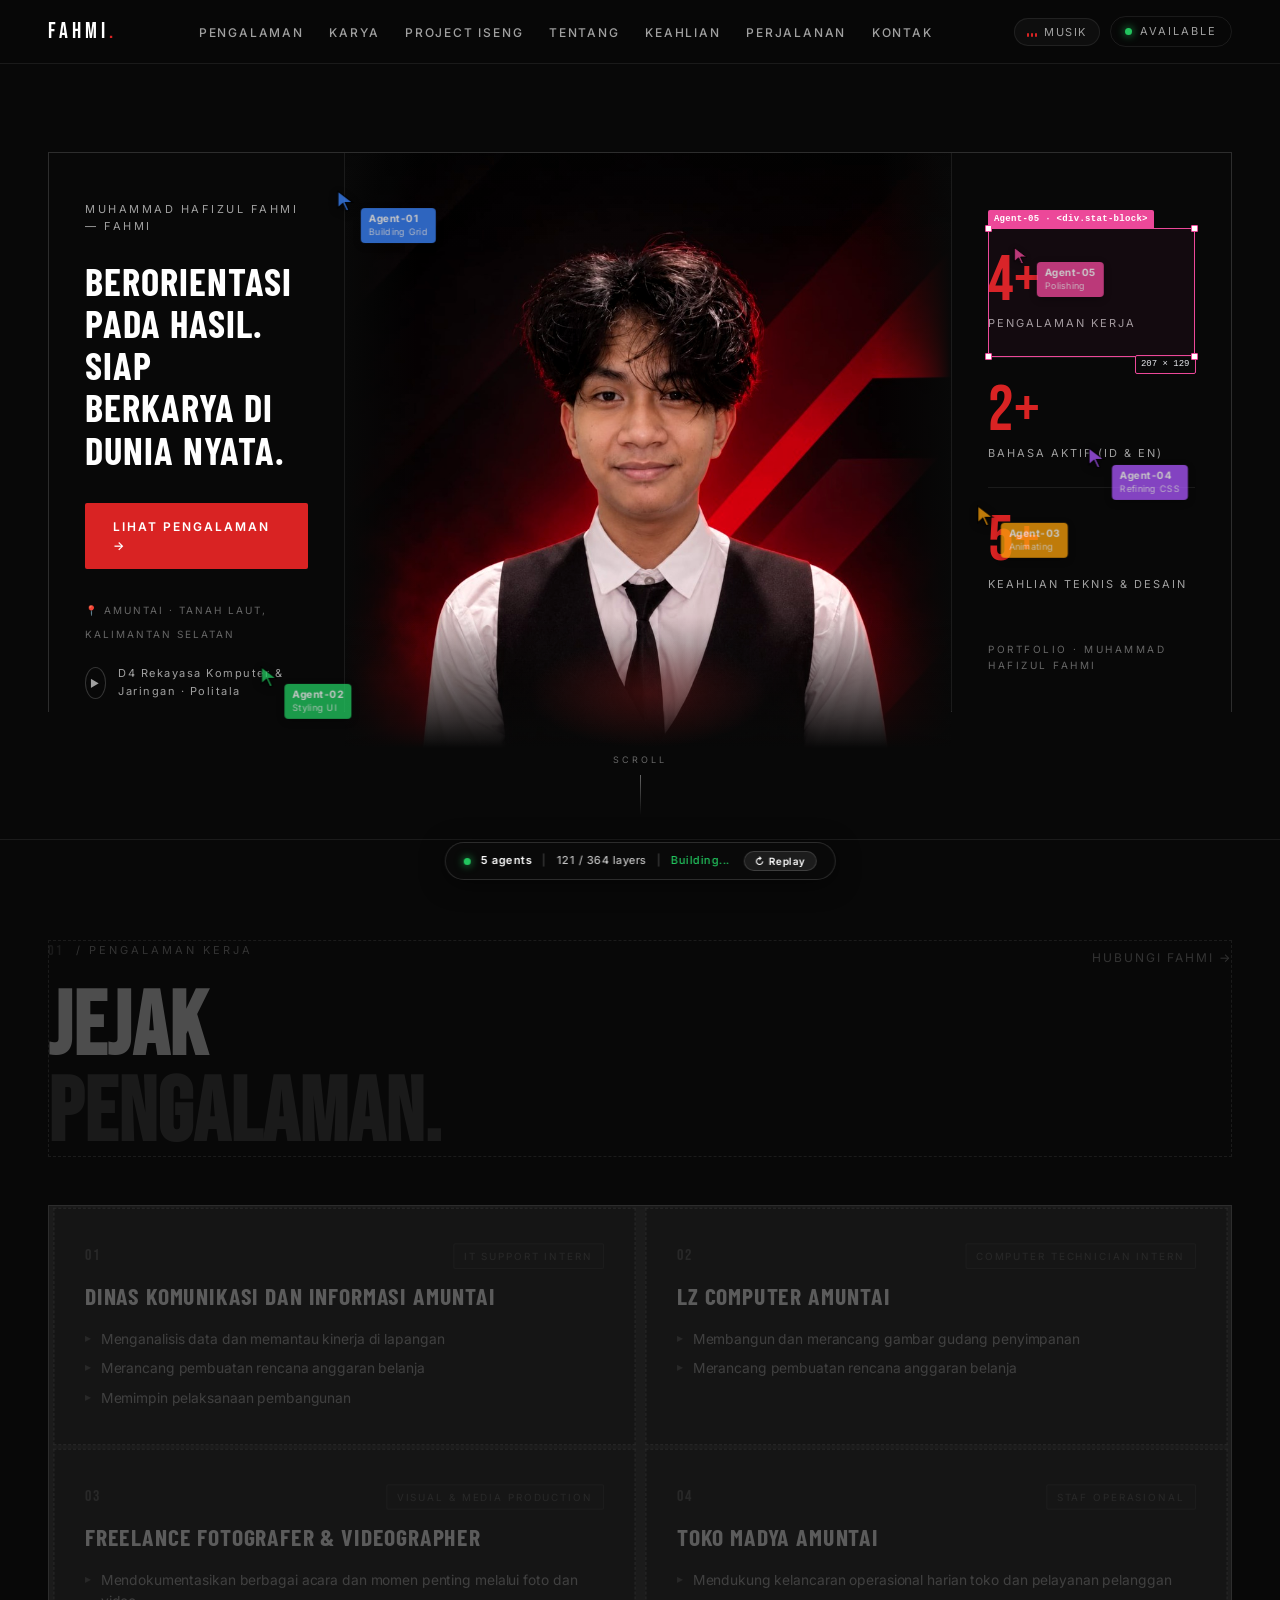
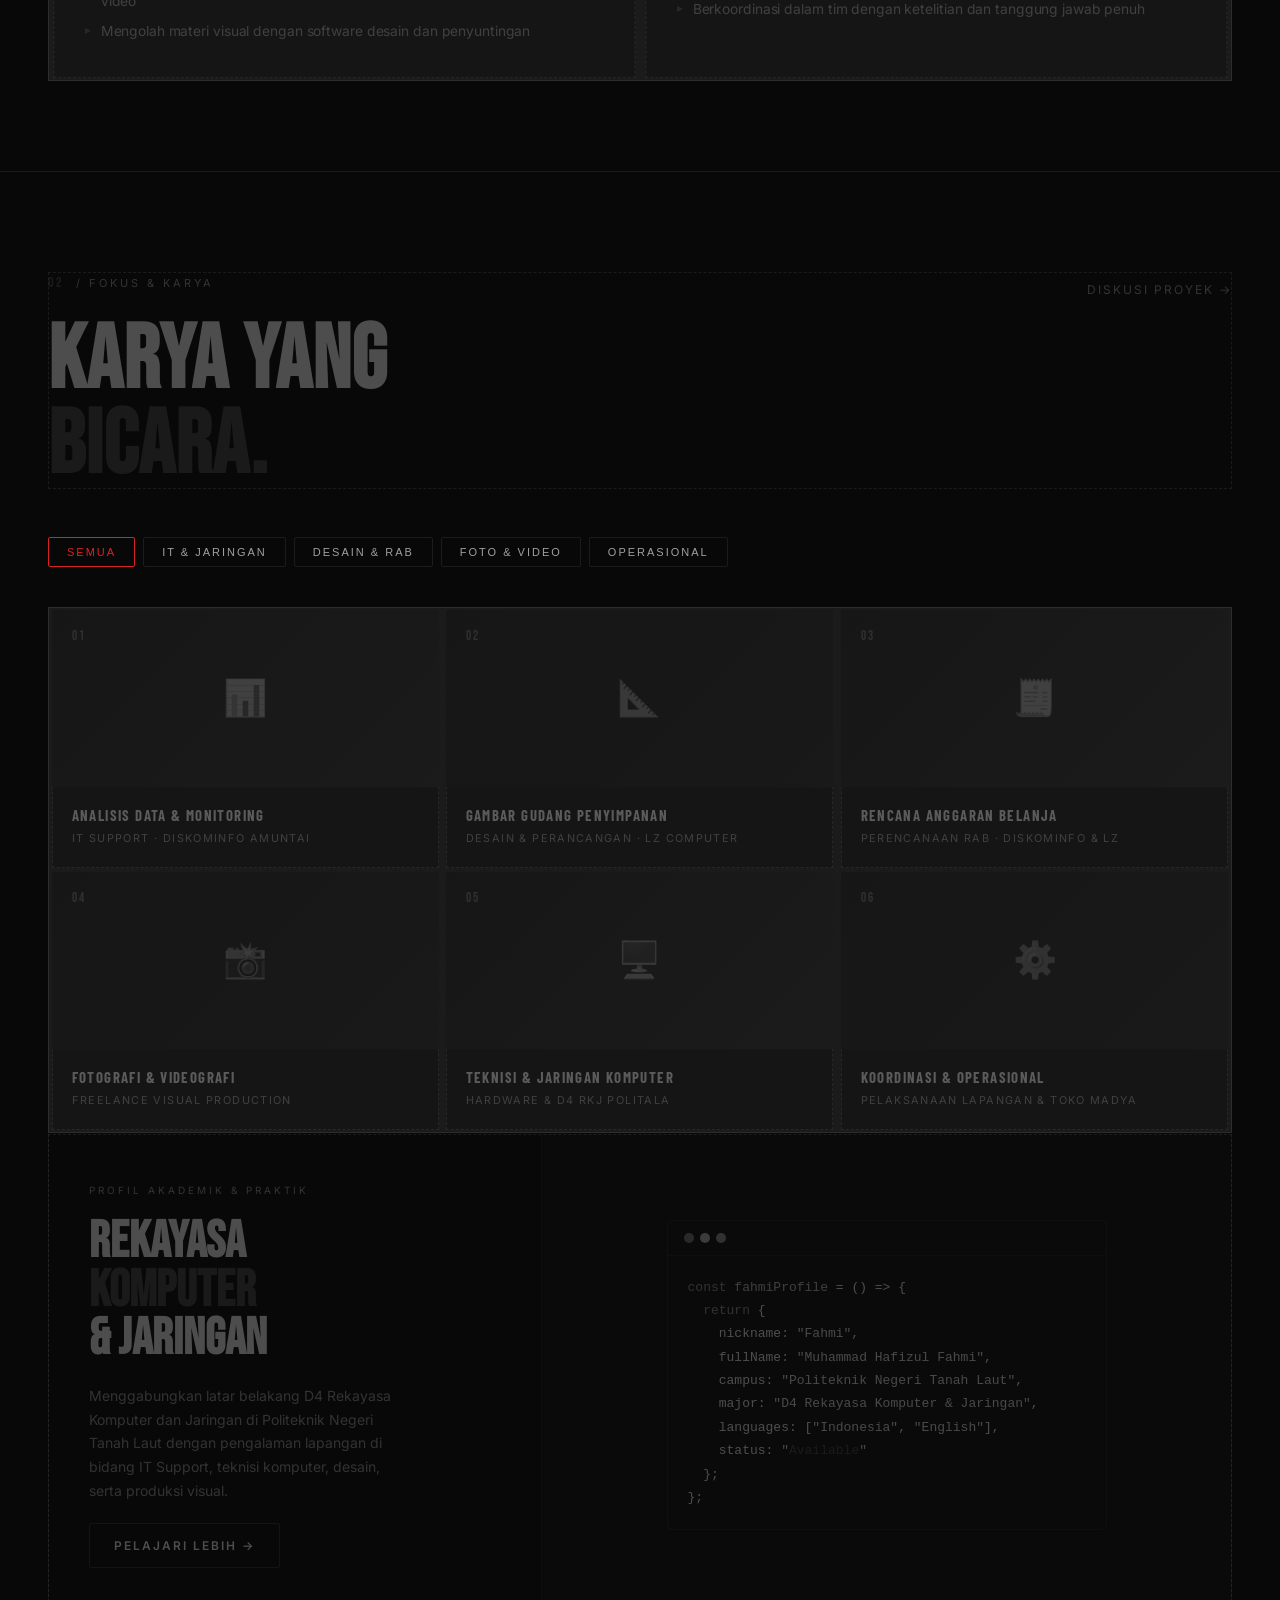
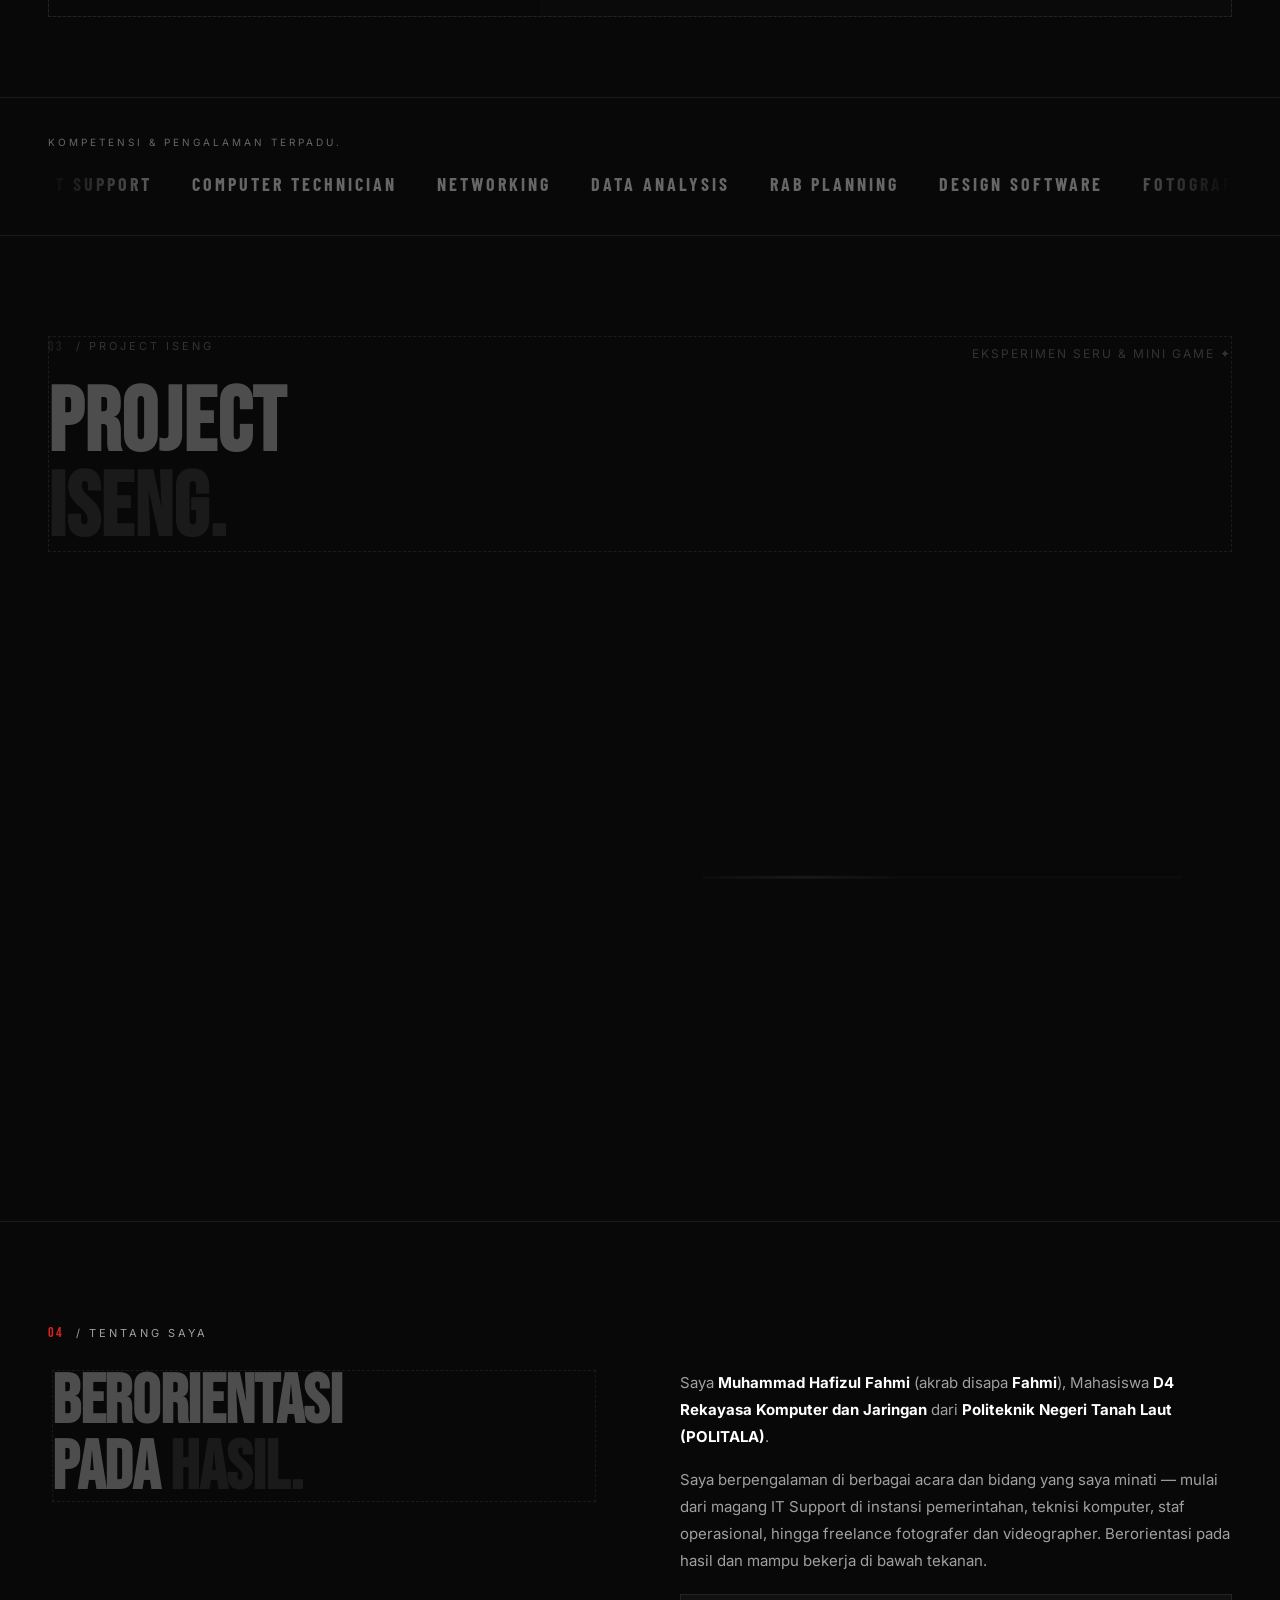
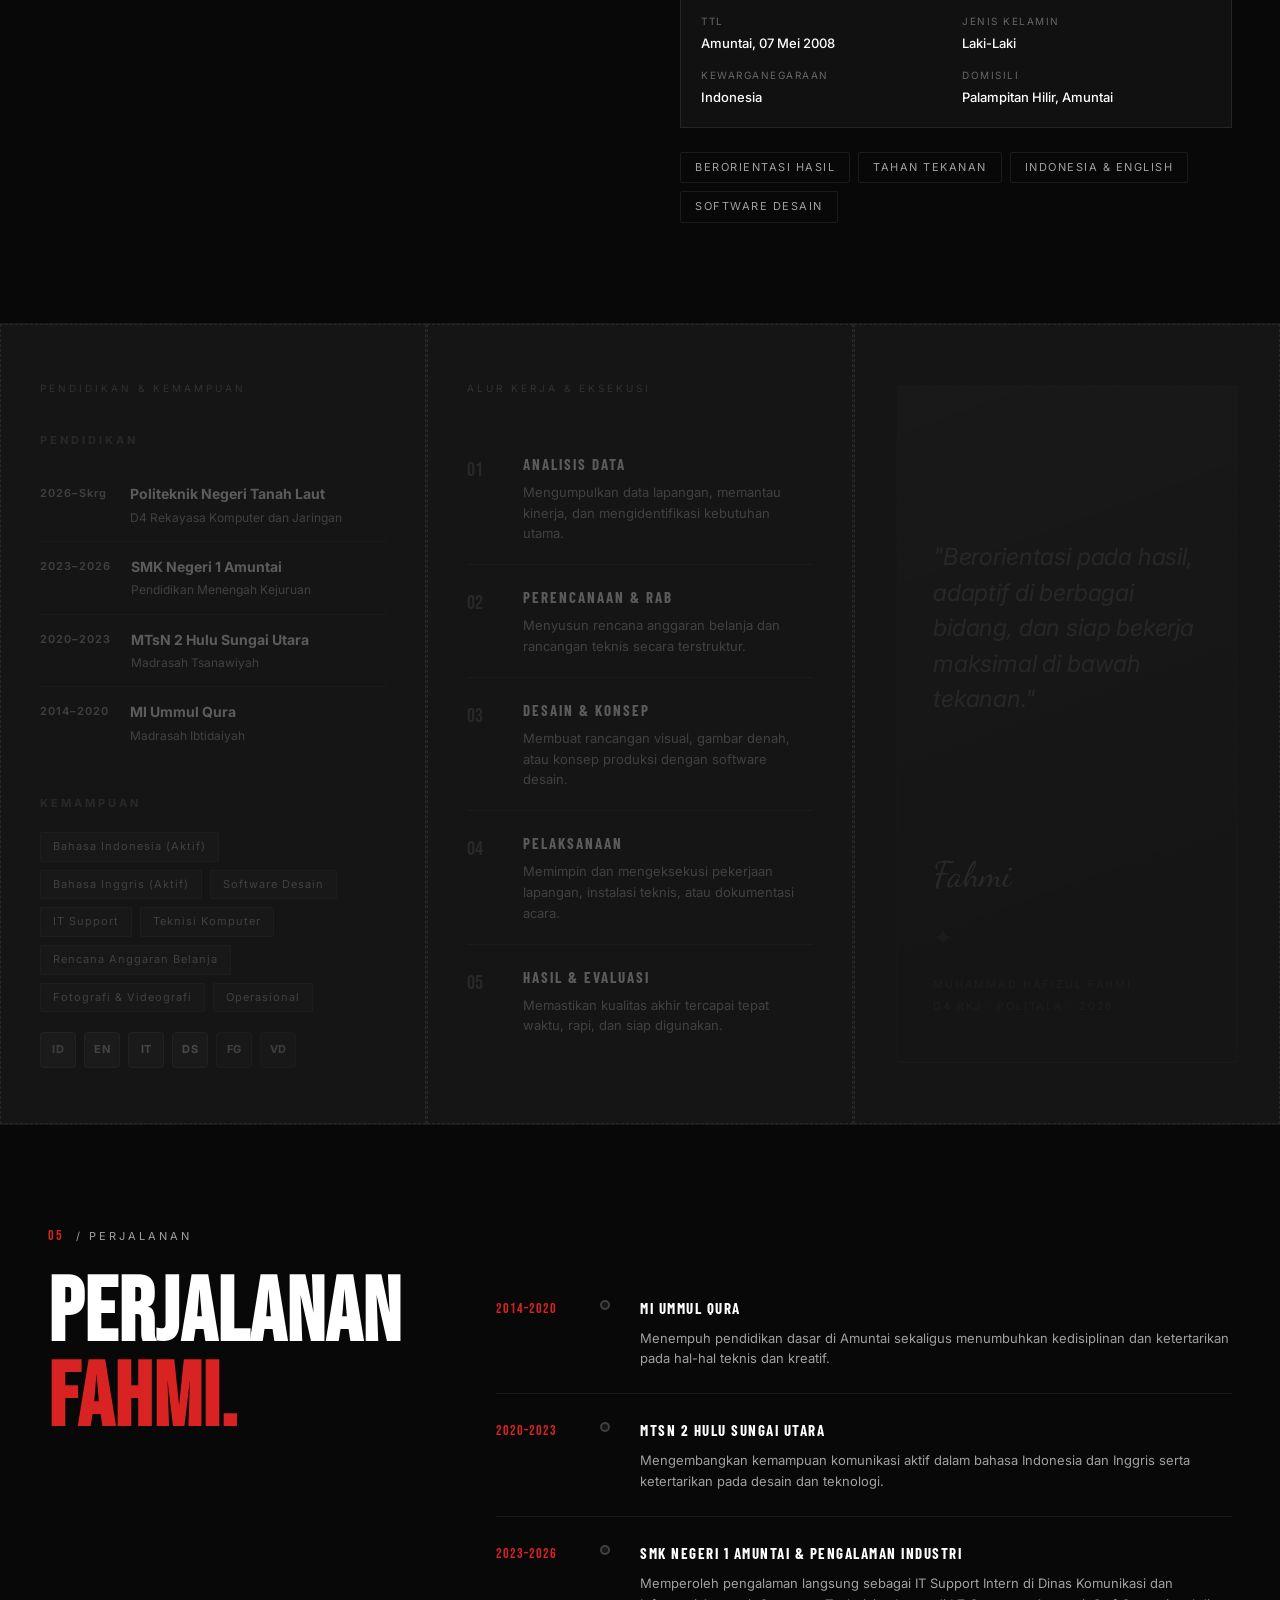
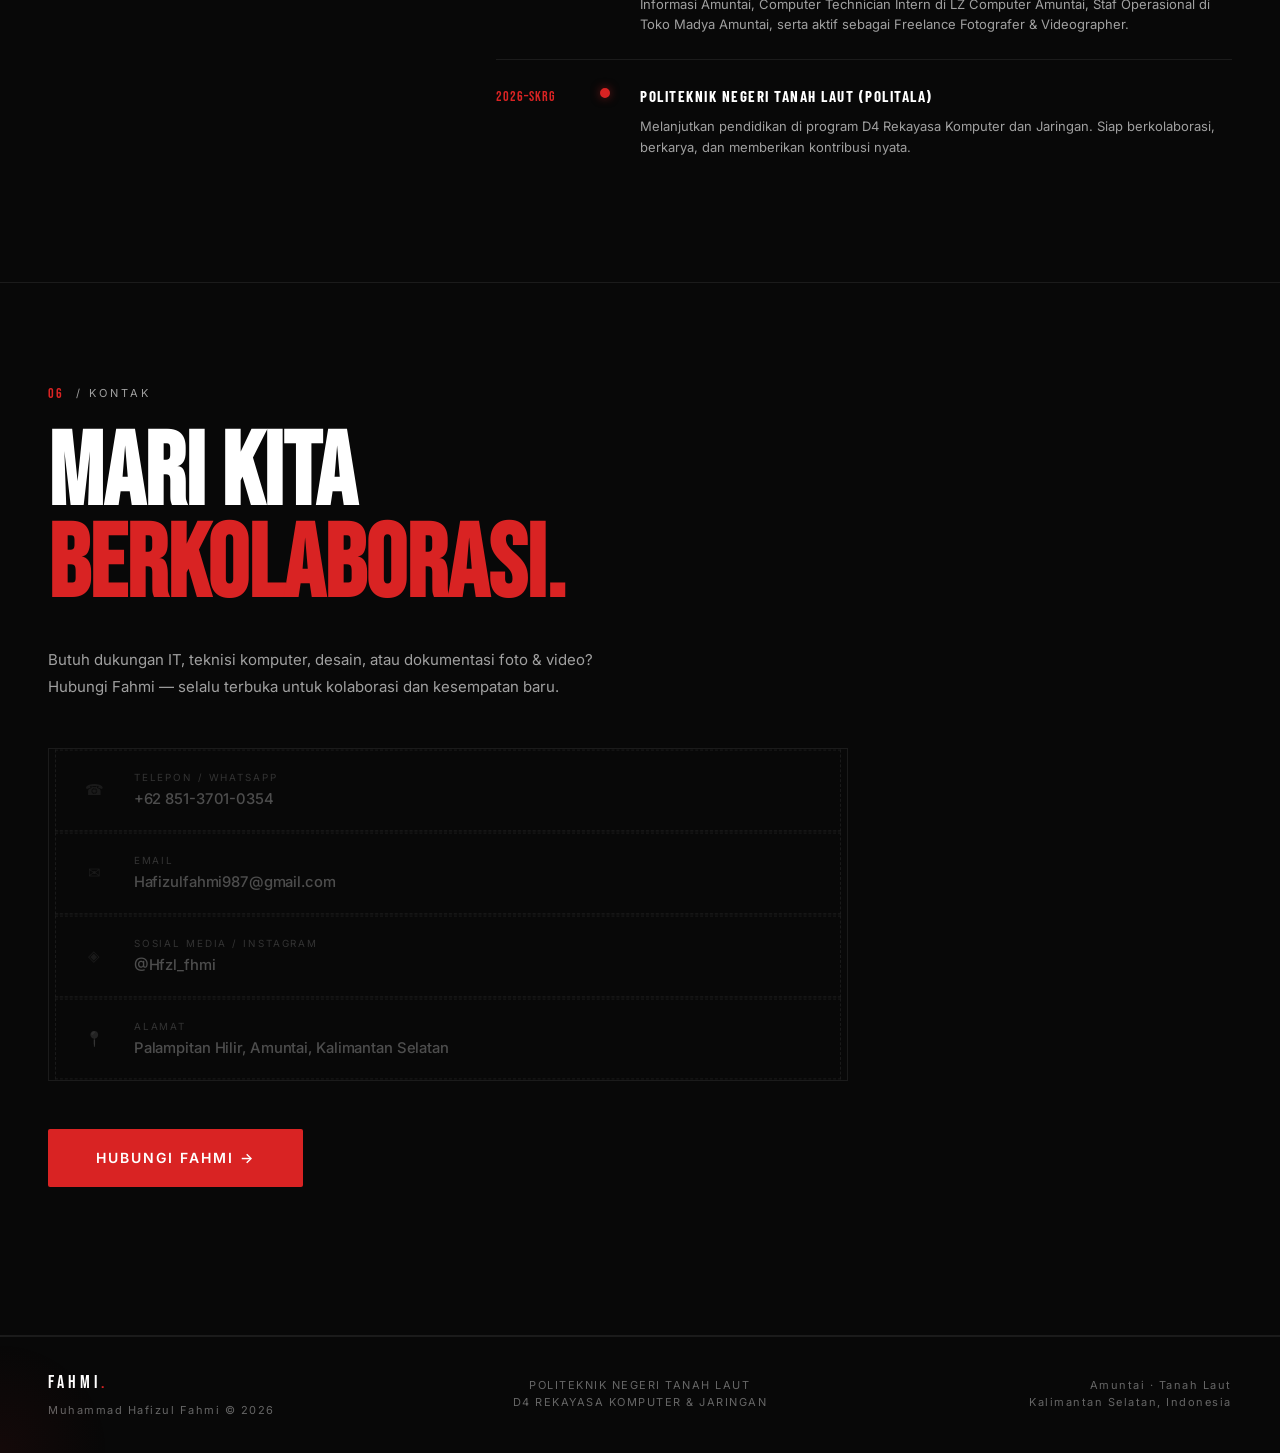
<file: index.html>
<!DOCTYPE html>
<html lang="id">
<head>
  <meta charset="UTF-8" />
  <meta name="viewport" content="width=device-width, initial-scale=1.0" />
  <title>FAHMI | Muhammad Hafizul Fahmi</title>
  <link rel="preconnect" href="https://fonts.googleapis.com" />
  <link rel="preconnect" href="https://fonts.gstatic.com" crossorigin />
  <link href="https://fonts.googleapis.com/css2?family=Bebas+Neue&family=Inter:wght@300;400;500;600;700&family=Barlow+Condensed:wght@400;600;700;800;900&family=Dancing+Script:wght@700&display=swap" rel="stylesheet" />
  <link rel="stylesheet" href="style.css" />
</head>
<body>

  <!-- ═══════════════════════════════════════════
       NAVBAR
  ═══════════════════════════════════════════ -->
  <nav id="navbar">
    <div class="nav-logo">FAHMI<span class="red-dot">.</span></div>
    <ul class="nav-links">
      <li><a href="#experience">Pengalaman</a></li>
      <li><a href="#projects">Karya</a></li>
      <li><a href="#project-iseng">Project Iseng</a></li>
      <li><a href="#about">Tentang</a></li>
      <li><a href="#skills">Keahlian</a></li>
      <li><a href="#journey">Perjalanan</a></li>
      <li><a href="#contact">Kontak</a></li>
    </ul>
    <div class="nav-right">
      <button id="music-toggle" class="music-btn" title="Putar / Jeda Musik" aria-label="Toggle background music">
        <span class="eq-bars" aria-hidden="true"><i></i><i></i><i></i></span>
        <span class="music-text">Musik</span>
      </button>
      <div class="nav-status">
        <span class="status-dot"></span>Available
      </div>
      <button id="mobile-menu-btn" class="mobile-menu-btn" aria-label="Buka menu navigasi" aria-expanded="false">
        <span></span><span></span><span></span>
      </button>
    </div>
  </nav>

  <!-- Background Music -->
  <audio id="bg-music" src="bgm.mp3?v=2" loop autoplay preload="auto"></audio>

  <!-- Mobile Nav Drawer -->
  <div id="mobile-drawer" class="mobile-drawer" aria-hidden="true">
    <a href="#experience">01 · Pengalaman</a>
    <a href="#projects">02 · Karya</a>
    <a href="#project-iseng">03 · Project Iseng</a>
    <a href="#about">04 · Tentang</a>
    <a href="#skills">05 · Keahlian</a>
    <a href="#journey">06 · Perjalanan</a>
    <a href="#contact">07 · Kontak</a>
  </div>

  <!-- ═══════════════════════════════════════════
       HERO
  ═══════════════════════════════════════════ -->
  <section id="home" class="hero">
    <div class="hero-grid">

      <!-- Left -->
      <div class="hero-left" data-animate>
        <p class="hero-eyebrow">Muhammad Hafizul Fahmi — Fahmi</p>
        <p class="hero-tagline">
          Berorientasi pada hasil.<br/>
          Siap berkarya di dunia nyata.
        </p>
        <a href="#experience" class="btn-primary">Lihat Pengalaman →</a>
        <div class="hero-meta">
          <span class="meta-label">📍 AMUNTAI · TANAH LAUT, KALIMANTAN SELATAN</span>
        </div>
        <div class="showreel-row">
          <div class="play-icon">▶</div>
          <span>D4 Rekayasa Komputer &amp; Jaringan · Politala</span>
        </div>
      </div>

      <!-- Center: Portrait -->
      <div class="hero-center" data-animate>
        <div class="portrait-wrapper">
          <img src="foto-hafizul.jpg" alt="Muhammad Hafizul Fahmi" class="portrait-img" />
          <div class="portrait-vignette"></div>
          <div class="portrait-glow"></div>
        </div>
      </div>

      <!-- Right: Stats -->
      <div class="hero-right" data-animate>
        <div class="stat-block">
          <span class="stat-num">4<span class="red-dot">+</span></span>
          <span class="stat-label">Pengalaman Kerja</span>
        </div>
        <div class="stat-divider"></div>
        <div class="stat-block">
          <span class="stat-num">2<span class="red-dot">+</span></span>
          <span class="stat-label">Bahasa Aktif (ID &amp; EN)</span>
        </div>
        <div class="stat-divider"></div>
        <div class="stat-block">
          <span class="stat-num">5<span class="red-dot">+</span></span>
          <span class="stat-label">Keahlian Teknis &amp; Desain</span>
        </div>
        <div class="hero-label">PORTFOLIO · MUHAMMAD HAFIZUL FAHMI</div>
      </div>
    </div>

    <!-- Scroll indicator -->
    <div class="scroll-indicator">
      <span>scroll</span>
      <div class="scroll-line"></div>
    </div>
  </section>

  <!-- ═══════════════════════════════════════════
       SECTION 01 — PENGALAMAN KERJA
  ═══════════════════════════════════════════ -->
  <section id="experience" class="section-experience">
    <div class="section-header" data-animate>
      <div>
        <div class="section-eyebrow">
          <span class="section-num">01</span>
          <span>/ PENGALAMAN KERJA</span>
        </div>
        <h2 class="section-title">JEJAK<br/><span class="red-text">PENGALAMAN.</span></h2>
      </div>
      <a href="#contact" class="link-arrow">Hubungi Fahmi →</a>
    </div>

    <div class="experience-grid" data-animate>
      <article class="exp-card">
        <div class="exp-top">
          <span class="exp-num">01</span>
          <span class="exp-role">IT Support Intern</span>
        </div>
        <h3 class="exp-company">Dinas Komunikasi dan Informasi Amuntai</h3>
        <ul class="exp-list">
          <li>Menganalisis data dan memantau kinerja di lapangan</li>
          <li>Merancang pembuatan rencana anggaran belanja</li>
          <li>Memimpin pelaksanaan pembangunan</li>
        </ul>
      </article>

      <article class="exp-card">
        <div class="exp-top">
          <span class="exp-num">02</span>
          <span class="exp-role">Computer Technician Intern</span>
        </div>
        <h3 class="exp-company">LZ Computer Amuntai</h3>
        <ul class="exp-list">
          <li>Membangun dan merancang gambar gudang penyimpanan</li>
          <li>Merancang pembuatan rencana anggaran belanja</li>
        </ul>
      </article>

      <article class="exp-card">
        <div class="exp-top">
          <span class="exp-num">03</span>
          <span class="exp-role">Visual &amp; Media Production</span>
        </div>
        <h3 class="exp-company">Freelance Fotografer &amp; Videographer</h3>
        <ul class="exp-list">
          <li>Mendokumentasikan berbagai acara dan momen penting melalui foto dan video</li>
          <li>Mengolah materi visual dengan software desain dan penyuntingan</li>
        </ul>
      </article>

      <article class="exp-card">
        <div class="exp-top">
          <span class="exp-num">04</span>
          <span class="exp-role">Staf Operasional</span>
        </div>
        <h3 class="exp-company">Toko Madya Amuntai</h3>
        <ul class="exp-list">
          <li>Mendukung kelancaran operasional harian toko dan pelayanan pelanggan</li>
          <li>Berkoordinasi dalam tim dengan ketelitian dan tanggung jawab penuh</li>
        </ul>
      </article>
    </div>
  </section>

  <!-- ═══════════════════════════════════════════
       SECTION 02 — KARYA & FOKUS BIDANG
  ═══════════════════════════════════════════ -->
  <section id="projects" class="section-projects">
    <div class="section-header" data-animate>
      <div>
        <div class="section-eyebrow">
          <span class="section-num">02</span>
          <span>/ FOKUS &amp; KARYA</span>
        </div>
        <h2 class="section-title">KARYA YANG<br/><span class="red-text">BICARA.</span></h2>
      </div>
      <a href="#contact" class="link-arrow">Diskusi proyek →</a>
    </div>

    <!-- Filter Bar -->
    <div class="filter-bar" data-animate>
      <button class="filter-btn active" data-filter="all">Semua</button>
      <button class="filter-btn" data-filter="it">IT &amp; Jaringan</button>
      <button class="filter-btn" data-filter="desain">Desain &amp; RAB</button>
      <button class="filter-btn" data-filter="media">Foto &amp; Video</button>
      <button class="filter-btn" data-filter="ops">Operasional</button>
    </div>

    <!-- Project Cards Grid -->
    <div class="projects-grid" data-animate>
      <div class="project-card" data-category="it">
        <div class="card-num">01</div>
        <div class="card-img web-bg">
          <div class="card-overlay">
            <span class="card-icon">📊</span>
          </div>
        </div>
        <div class="card-info">
          <h3>ANALISIS DATA &amp; MONITORING</h3>
          <p>IT Support · Diskominfo Amuntai</p>
        </div>
      </div>
      <div class="project-card" data-category="desain">
        <div class="card-num">02</div>
        <div class="card-img mobile-bg">
          <div class="card-overlay">
            <span class="card-icon">📐</span>
          </div>
        </div>
        <div class="card-info">
          <h3>GAMBAR GUDANG PENYIMPANAN</h3>
          <p>Desain &amp; Perancangan · LZ Computer</p>
        </div>
      </div>
      <div class="project-card" data-category="desain">
        <div class="card-num">03</div>
        <div class="card-img db-bg">
          <div class="card-overlay">
            <span class="card-icon">🧾</span>
          </div>
        </div>
        <div class="card-info">
          <h3>RENCANA ANGGARAN BELANJA</h3>
          <p>Perencanaan RAB · Diskominfo &amp; LZ</p>
        </div>
      </div>
      <div class="project-card" data-category="media">
        <div class="card-num">04</div>
        <div class="card-img ui-bg">
          <div class="card-overlay">
            <span class="card-icon">📸</span>
          </div>
        </div>
        <div class="card-info">
          <h3>FOTOGRAFI &amp; VIDEOGRAFI</h3>
          <p>Freelance Visual Production</p>
        </div>
      </div>
      <div class="project-card" data-category="it">
        <div class="card-num">05</div>
        <div class="card-img iot-bg">
          <div class="card-overlay">
            <span class="card-icon">🖥️</span>
          </div>
        </div>
        <div class="card-info">
          <h3>TEKNISI &amp; JARINGAN KOMPUTER</h3>
          <p>Hardware &amp; D4 RKJ Politala</p>
        </div>
      </div>
      <div class="project-card" data-category="ops">
        <div class="card-num">06</div>
        <div class="card-img web2-bg">
          <div class="card-overlay">
            <span class="card-icon">⚙️</span>
          </div>
        </div>
        <div class="card-info">
          <h3>KOORDINASI &amp; OPERASIONAL</h3>
          <p>Pelaksanaan Lapangan &amp; Toko Madya</p>
        </div>
      </div>
    </div>

    <!-- Featured Project -->
    <div class="featured-project" data-animate>
      <div class="featured-left">
        <span class="feat-label">PROFIL AKADEMIK &amp; PRAKTIK</span>
        <h3 class="feat-title">REKAYASA<br/><span class="red-text">KOMPUTER</span><br/>&amp; JARINGAN</h3>
        <p class="feat-desc">
          Menggabungkan latar belakang D4 Rekayasa Komputer dan Jaringan di Politeknik Negeri Tanah Laut
          dengan pengalaman lapangan di bidang IT Support, teknisi komputer, desain, serta produksi visual.
        </p>
        <a href="#contact" class="btn-outline">Pelajari Lebih →</a>
      </div>
      <div class="featured-visual">
        <div class="code-preview">
          <div class="code-dots"><span></span><span></span><span></span></div>
          <pre><code><span class="kw">const</span> <span class="fn">fahmiProfile</span> = () => {
  <span class="kw">return</span> {
    nickname: <span class="str">"Fahmi"</span>,
    fullName: <span class="str">"Muhammad Hafizul Fahmi"</span>,
    campus: <span class="str">"Politeknik Negeri Tanah Laut"</span>,
    major: <span class="str">"D4 Rekayasa Komputer &amp; Jaringan"</span>,
    languages: [<span class="str">"Indonesia"</span>, <span class="str">"English"</span>],
    status: <span class="str">"<span class="red-text">Available</span>"</span>
  };
};</code></pre>
        </div>
      </div>
    </div>
  </section>

  <!-- ═══════════════════════════════════════════
       TECH STACK STRIP
  ═══════════════════════════════════════════ -->
  <div class="tech-strip" data-animate>
    <div class="strip-label">KOMPETENSI &amp; PENGALAMAN TERPADU.</div>
    <div class="tech-scroll">
      <div class="tech-items">
        <span>IT Support</span><span>Computer Technician</span><span>Networking</span><span>Data Analysis</span>
        <span>RAB Planning</span><span>Design Software</span><span>Fotografi</span><span>Videografi</span>
        <span>Operasional</span><span>Bahasa Indonesia</span><span>English</span><span>D4 RKJ Politala</span>
        <span>IT Support</span><span>Computer Technician</span><span>Networking</span><span>Data Analysis</span>
        <span>RAB Planning</span><span>Design Software</span><span>Fotografi</span><span>Videografi</span>
      </div>
    </div>
  </div>

  <!-- ═══════════════════════════════════════════
       SECTION 03 — PROJECT ISENG
  ═══════════════════════════════════════════ -->
  <section id="project-iseng" class="section-iseng">
    <div class="section-header" data-animate>
      <div>
        <div class="section-eyebrow">
          <span class="section-num">03</span>
          <span>/ PROJECT ISENG</span>
        </div>
        <h2 class="section-title">PROJECT<br/><span class="red-text">ISENG.</span></h2>
      </div>
      <span class="link-arrow iseng-sub-note">Eksperimen seru &amp; mini game ✦</span>
    </div>

    <div class="iseng-grid" data-animate>
      <!-- Project 1: Game Simple (Interactive & Clickable) -->
      <a href="https://fahmi134.github.io/gameSimple/" target="_blank" rel="noopener noreferrer" class="iseng-card iseng-live" aria-label="Buka Project 1: Game Simple">
        <div class="iseng-spotlight" aria-hidden="true"></div>
        <div class="iseng-card-head">
          <span class="iseng-num">01</span>
          <span class="iseng-badge live"><i class="live-pulse"></i> LIVE · INTERAKTIF</span>
        </div>

        <div class="iseng-stage" aria-hidden="true">
          <div class="stage-grid"></div>
          <div class="stage-scanline"></div>
          <div class="arcade-hud">
            <span>LVL 01</span>
            <span>READY</span>
          </div>
          <div class="arcade-arena">
            <span class="orbit-ring r1"></span>
            <span class="orbit-ring r2"></span>
            <div class="arcade-core">
              <span class="arcade-pad">🎮</span>
            </div>
            <span class="pixel-spark s1"></span>
            <span class="pixel-spark s2"></span>
            <span class="pixel-spark s3"></span>
            <span class="pixel-spark s4"></span>
          </div>
          <div class="arcade-bars">
            <i></i><i></i><i></i><i></i><i></i>
          </div>
        </div>

        <div class="iseng-body">
          <span class="iseng-kicker">PROJECT 1 · WEB MINI GAME</span>
          <h3 class="iseng-title">GAME SIMPLE</h3>
          <p class="iseng-desc">
            Mini game web interaktif buatan iseng — klik kartu ini untuk langsung meluncur dan memainkannya di browser.
          </p>
          <div class="iseng-footer">
            <div class="iseng-tags">
              <span>Interactive</span>
              <span>Playable</span>
            </div>
            <span class="iseng-cta">Mainkan Sekarang <i class="cta-arrow">↗</i></span>
          </div>
        </div>
      </a>

      <!-- Project 2: Coming Soon -->
      <div class="iseng-card iseng-soon" aria-disabled="true">
        <div class="iseng-spotlight" aria-hidden="true"></div>
        <div class="iseng-card-head">
          <span class="iseng-num">02</span>
          <span class="iseng-badge soon"><i class="soon-dot"></i> COMING SOON</span>
        </div>

        <div class="iseng-stage soon-stage" aria-hidden="true">
          <div class="stage-grid"></div>
          <div class="radar-wrap">
            <span class="radar-sweep"></span>
            <span class="radar-ring"></span>
            <span class="soon-icon">✦</span>
          </div>
          <div class="soon-loader">
            <span class="soon-loader-bar"></span>
          </div>
        </div>

        <div class="iseng-body">
          <span class="iseng-kicker">PROJECT 2 · NEXT EXPERIMENT</span>
          <h3 class="iseng-title">COMING SOON</h3>
          <p class="iseng-desc">
            Eksperimen seru berikutnya sedang diracik di balik layar. Tunggu kehadirannya segera!
          </p>
          <div class="iseng-footer">
            <div class="iseng-tags">
              <span>In Progress</span>
              <span>Stay Tuned</span>
            </div>
            <span class="iseng-cta muted">Segera Hadir ⏳</span>
          </div>
        </div>
      </div>
    </div>
  </section>

  <!-- ═══════════════════════════════════════════
       ABOUT / SECTION 04
  ═══════════════════════════════════════════ -->
  <section id="about" class="section-about">
    <div class="section-eyebrow" data-animate>
      <span class="section-num">04</span>
      <span>/ TENTANG SAYA</span>
    </div>
    <div class="about-split" data-animate>
      <div class="about-headline">
        <h2>BERORIENTASI<br/>PADA <span class="red-text">HASIL.</span></h2>
      </div>
      <div class="about-bio">
        <p>
          Saya <strong>Muhammad Hafizul Fahmi</strong> (akrab disapa <strong>Fahmi</strong>),
          Mahasiswa <strong>D4 Rekayasa Komputer dan Jaringan</strong> dari
          <strong>Politeknik Negeri Tanah Laut (POLITALA)</strong>.
        </p>
        <p>
          Saya berpengalaman di berbagai acara dan bidang yang saya minati — mulai dari
          magang IT Support di instansi pemerintahan, teknisi komputer, staf operasional,
          hingga freelance fotografer dan videographer. Berorientasi pada hasil dan mampu
          bekerja di bawah tekanan.
        </p>
        <div class="bio-facts">
          <div class="bio-fact">
            <small>TTL</small>
            <span>Amuntai, 07 Mei 2008</span>
          </div>
          <div class="bio-fact">
            <small>Jenis Kelamin</small>
            <span>Laki-Laki</span>
          </div>
          <div class="bio-fact">
            <small>Kewarganegaraan</small>
            <span>Indonesia</span>
          </div>
          <div class="bio-fact">
            <small>Domisili</small>
            <span>Palampitan Hilir, Amuntai</span>
          </div>
        </div>
        <div class="about-tags">
          <span class="tag">Berorientasi Hasil</span>
          <span class="tag">Tahan Tekanan</span>
          <span class="tag">Indonesia &amp; English</span>
          <span class="tag">Software Desain</span>
        </div>
      </div>
    </div>
  </section>

  <!-- ═══════════════════════════════════════════
       SKILLS + PROCESS + MANIFESTO (3-COL)
  ═══════════════════════════════════════════ -->
  <section id="skills" class="section-triple">
    <div class="triple-grid">

      <!-- Left: Education & Skills -->
      <div class="triple-col" data-animate>
        <span class="col-label">PENDIDIKAN &amp; KEMAMPUAN</span>

        <div class="edu-block">
          <h4 class="block-title">PENDIDIKAN</h4>
          <div class="edu-item">
            <span class="edu-year red-text">2026–Skrg</span>
            <div>
              <strong>Politeknik Negeri Tanah Laut</strong>
              <p>D4 Rekayasa Komputer dan Jaringan</p>
            </div>
          </div>
          <div class="edu-item">
            <span class="edu-year">2023–2026</span>
            <div>
              <strong>SMK Negeri 1 Amuntai</strong>
              <p>Pendidikan Menengah Kejuruan</p>
            </div>
          </div>
          <div class="edu-item">
            <span class="edu-year">2020–2023</span>
            <div>
              <strong>MTsN 2 Hulu Sungai Utara</strong>
              <p>Madrasah Tsanawiyah</p>
            </div>
          </div>
          <div class="edu-item">
            <span class="edu-year">2014–2020</span>
            <div>
              <strong>MI Ummul Qura</strong>
              <p>Madrasah Ibtidaiyah</p>
            </div>
          </div>
        </div>

        <div class="skills-block">
          <h4 class="block-title">KEMAMPUAN</h4>
          <div class="skill-pills">
            <span class="pill">Bahasa Indonesia (Aktif)</span>
            <span class="pill">Bahasa Inggris (Aktif)</span>
            <span class="pill">Software Desain</span>
            <span class="pill">IT Support</span>
            <span class="pill">Teknisi Komputer</span>
            <span class="pill">Rencana Anggaran Belanja</span>
            <span class="pill">Fotografi &amp; Videografi</span>
            <span class="pill">Operasional</span>
          </div>
          <div class="tech-badges">
            <span class="badge badge-blue" title="Bahasa Indonesia">ID</span>
            <span class="badge badge-cyan" title="English">EN</span>
            <span class="badge badge-green" title="IT Support">IT</span>
            <span class="badge badge-yellow" title="Desain">DS</span>
            <span class="badge badge-orange" title="Fotografi">FG</span>
            <span class="badge badge-purple" title="Videografi">VD</span>
          </div>
        </div>
      </div>

      <!-- Middle: Process -->
      <div class="triple-col" data-animate>
        <span class="col-label">ALUR KERJA &amp; EKSEKUSI</span>
        <div class="process-timeline">
          <div class="process-item">
            <span class="process-num">01</span>
            <div class="process-content">
              <h4>ANALISIS DATA</h4>
              <p>Mengumpulkan data lapangan, memantau kinerja, dan mengidentifikasi kebutuhan utama.</p>
            </div>
          </div>
          <div class="process-item">
            <span class="process-num">02</span>
            <div class="process-content">
              <h4>PERENCANAAN &amp; RAB</h4>
              <p>Menyusun rencana anggaran belanja dan rancangan teknis secara terstruktur.</p>
            </div>
          </div>
          <div class="process-item">
            <span class="process-num">03</span>
            <div class="process-content">
              <h4>DESAIN &amp; KONSEP</h4>
              <p>Membuat rancangan visual, gambar denah, atau konsep produksi dengan software desain.</p>
            </div>
          </div>
          <div class="process-item">
            <span class="process-num">04</span>
            <div class="process-content">
              <h4>PELAKSANAAN</h4>
              <p>Memimpin dan mengeksekusi pekerjaan lapangan, instalasi teknis, atau dokumentasi acara.</p>
            </div>
          </div>
          <div class="process-item">
            <span class="process-num">05</span>
            <div class="process-content">
              <h4>HASIL &amp; EVALUASI</h4>
              <p>Memastikan kualitas akhir tercapai tepat waktu, rapi, dan siap digunakan.</p>
            </div>
          </div>
        </div>
      </div>

      <!-- Right: Manifesto Card -->
      <div class="triple-col" data-animate>
        <div class="manifesto-card">
          <div class="manifesto-quote">
            <p>"Berorientasi pada hasil, adaptif di berbagai bidang, dan siap bekerja maksimal di bawah tekanan."</p>
          </div>
          <div class="manifesto-sig">
            <span class="sig-text">Fahmi</span>
          </div>
          <div class="manifesto-star">✦</div>
          <div class="manifesto-meta">
            <span>Muhammad Hafizul Fahmi</span>
            <span>D4 RKJ · Politala · 2026</span>
          </div>
        </div>
      </div>

    </div>
  </section>

  <!-- ═══════════════════════════════════════════
       JOURNEY / SECTION 05
  ═══════════════════════════════════════════ -->
  <section id="journey" class="section-journey">
    <div class="section-eyebrow" data-animate>
      <span class="section-num">05</span>
      <span>/ PERJALANAN</span>
    </div>
    <div class="journey-content" data-animate>
      <h2 class="section-title">PERJALANAN<br/><span class="red-text">FAHMI.</span></h2>

      <div class="timeline">
        <div class="tl-item">
          <div class="tl-year red-text">2014–2020</div>
          <div class="tl-dot"></div>
          <div class="tl-body">
            <h4>MI Ummul Qura</h4>
            <p>Menempuh pendidikan dasar di Amuntai sekaligus menumbuhkan kedisiplinan dan ketertarikan pada hal-hal teknis dan kreatif.</p>
          </div>
        </div>
        <div class="tl-item">
          <div class="tl-year red-text">2020–2023</div>
          <div class="tl-dot"></div>
          <div class="tl-body">
            <h4>MTsN 2 Hulu Sungai Utara</h4>
            <p>Mengembangkan kemampuan komunikasi aktif dalam bahasa Indonesia dan Inggris serta ketertarikan pada desain dan teknologi.</p>
          </div>
        </div>
        <div class="tl-item">
          <div class="tl-year red-text">2023–2026</div>
          <div class="tl-dot"></div>
          <div class="tl-body">
            <h4>SMK Negeri 1 Amuntai &amp; Pengalaman Industri</h4>
            <p>Memperoleh pengalaman langsung sebagai IT Support Intern di Dinas Komunikasi dan Informasi Amuntai, Computer Technician Intern di LZ Computer Amuntai, Staf Operasional di Toko Madya Amuntai, serta aktif sebagai Freelance Fotografer &amp; Videographer.</p>
          </div>
        </div>
        <div class="tl-item">
          <div class="tl-year red-text">2026–Skrg</div>
          <div class="tl-dot active"></div>
          <div class="tl-body">
            <h4>Politeknik Negeri Tanah Laut (POLITALA)</h4>
            <p>Melanjutkan pendidikan di program D4 Rekayasa Komputer dan Jaringan. Siap berkolaborasi, berkarya, dan memberikan kontribusi nyata.</p>
          </div>
        </div>
      </div>
    </div>
  </section>

  <!-- ═══════════════════════════════════════════
       CONTACT / SECTION 06
  ═══════════════════════════════════════════ -->
  <section id="contact" class="section-contact">
    <div class="section-eyebrow" data-animate>
      <span class="section-num">06</span>
      <span>/ KONTAK</span>
    </div>
    <div class="contact-content" data-animate>
      <h2 class="contact-headline">
        MARI KITA<br/>
        <span class="red-text">BERKOLABORASI.</span>
      </h2>
      <p class="contact-sub">
        Butuh dukungan IT, teknisi komputer, desain, atau dokumentasi foto &amp; video?<br/>
        Hubungi Fahmi — selalu terbuka untuk kolaborasi dan kesempatan baru.
      </p>
      <div class="contact-links">
        <a href="https://wa.me/6285137010354" target="_blank" rel="noopener" class="contact-item">
          <span class="ci-icon">☎</span>
          <div>
            <small>TELEPON / WHATSAPP</small>
            <span>+62 851-3701-0354</span>
          </div>
        </a>
        <a href="mailto:hafizulfahmi987@gmail.com" class="contact-item">
          <span class="ci-icon">✉</span>
          <div>
            <small>EMAIL</small>
            <span>Hafizulfahmi987@gmail.com</span>
          </div>
        </a>
        <a href="https://www.instagram.com/hfzl_fhmi/" target="_blank" rel="noopener" class="contact-item">
          <span class="ci-icon">◈</span>
          <div>
            <small>SOSIAL MEDIA / INSTAGRAM</small>
            <span>@Hfzl_fhmi</span>
          </div>
        </a>
        <div class="contact-item contact-static">
          <span class="ci-icon">📍</span>
          <div>
            <small>ALAMAT</small>
            <span>Palampitan Hilir, Amuntai, Kalimantan Selatan</span>
          </div>
        </div>
      </div>
      <a href="mailto:hafizulfahmi987@gmail.com" class="btn-primary btn-large">Hubungi Fahmi →</a>
    </div>
  </section>

  <!-- ═══════════════════════════════════════════
       FOOTER
  ═══════════════════════════════════════════ -->
  <footer>
    <div class="footer-left">
      <span class="nav-logo">FAHMI<span class="red-dot">.</span></span>
      <p>Muhammad Hafizul Fahmi © 2026</p>
    </div>
    <div class="footer-center">
      <p>Politeknik Negeri Tanah Laut</p>
      <p>D4 Rekayasa Komputer &amp; Jaringan</p>
    </div>
    <div class="footer-right">
      <p>Amuntai · Tanah Laut</p>
      <p>Kalimantan Selatan, Indonesia</p>
    </div>
  </footer>

  <script src="script.js"></script>
</body>
</html>
</file>
<file: style.css>
/* ═══════════════════════════════════════════
   RESET & BASE
═══════════════════════════════════════════ */
*, *::before, *::after { box-sizing: border-box; margin: 0; padding: 0; }

:root {
  --bg: #080808;
  --bg2: #111111;
  --bg3: #161616;
  --red: #D92323;
  --red-dark: #A31919;
  --red-deeper: #3A0808;
  --white: #FFFFFF;
  --gray: #A0A0A0;
  --gray-dim: #666666;
  --border: rgba(255,255,255,0.08);
  --border-hover: rgba(255,255,255,0.18);
  --font-display: 'Bebas Neue', 'Barlow Condensed', sans-serif;
  --font-cond: 'Barlow Condensed', 'Bebas Neue', sans-serif;
  --font-body: 'Inter', sans-serif;
  --font-sig: 'Dancing Script', cursive;
}

html { scroll-behavior: smooth; overflow-x: clip; }

body {
  background: var(--bg);
  color: var(--white);
  font-family: var(--font-body);
  font-size: 15px;
  line-height: 1.6;
  overflow-x: clip;
}

/* Scrollbar */
::-webkit-scrollbar { width: 4px; }
::-webkit-scrollbar-track { background: var(--bg); }
::-webkit-scrollbar-thumb { background: var(--red); border-radius: 2px; }

/* Helpers */
.red-text { color: var(--red); }
.red-dot { color: var(--red); }

/* ═══════════════════════════════════════════
   NAVBAR
═══════════════════════════════════════════ */
#navbar {
  position: fixed; top: 0; left: 0; right: 0; z-index: 99972;
  display: flex; align-items: center; justify-content: space-between;
  padding: 0 48px;
  height: 64px;
  background: rgba(8,8,8,0.92);
  backdrop-filter: blur(16px);
  border-bottom: 1px solid var(--border);
  transition: all 0.3s ease;
}

.nav-logo {
  font-family: var(--font-display);
  font-size: 22px;
  letter-spacing: 4px;
  color: var(--white);
}

.nav-links {
  display: flex; gap: clamp(16px, 2vw, 30px); list-style: none;
}
.nav-links a {
  font-size: 12px; font-weight: 500; letter-spacing: 1.8px;
  text-transform: uppercase; color: var(--gray); text-decoration: none;
  white-space: nowrap;
  transition: color 0.2s;
}
.nav-links a:hover { color: var(--white); }

.nav-right {
  display: flex; align-items: center; gap: 10px;
}

.music-btn {
  display: inline-flex;
  align-items: center;
  gap: 7px;
  font-family: var(--font-body);
  font-size: 11px;
  letter-spacing: 1.5px;
  text-transform: uppercase;
  color: var(--gray);
  background: rgba(255,255,255,0.03);
  border: 1px solid var(--border);
  padding: 6px 12px;
  border-radius: 20px;
  cursor: pointer;
  transition: all 0.2s ease;
}
.music-btn:hover { border-color: var(--red); color: var(--white); }
.music-btn.playing { border-color: rgba(217,35,35,0.6); color: var(--white); }
.eq-bars {
  display: inline-flex;
  align-items: flex-end;
  gap: 2px;
  height: 11px;
}
.eq-bars i {
  display: block;
  width: 2px;
  height: 4px;
  background: var(--red);
  border-radius: 1px;
  transition: height 0.2s ease;
}
.music-btn.playing .eq-bars i:nth-child(1) { animation: eqBounce 0.7s ease-in-out infinite alternate; }
.music-btn.playing .eq-bars i:nth-child(2) { animation: eqBounce 0.55s ease-in-out 0.15s infinite alternate; }
.music-btn.playing .eq-bars i:nth-child(3) { animation: eqBounce 0.8s ease-in-out 0.3s infinite alternate; }
@keyframes eqBounce {
  0%   { height: 3px; }
  100% { height: 11px; }
}

.mobile-menu-btn {
  display: none;
  flex-direction: column;
  justify-content: center;
  gap: 5px;
  width: 36px; height: 36px;
  padding: 6px;
  background: transparent;
  border: 1px solid var(--border);
  border-radius: 4px;
  cursor: pointer;
}
.mobile-menu-btn span {
  display: block;
  width: 100%; height: 1.5px;
  background: var(--white);
  transition: transform 0.25s ease, opacity 0.25s ease;
}
.mobile-menu-btn.open span:nth-child(1) { transform: translateY(6.5px) rotate(45deg); }
.mobile-menu-btn.open span:nth-child(2) { opacity: 0; }
.mobile-menu-btn.open span:nth-child(3) { transform: translateY(-6.5px) rotate(-45deg); }

.mobile-drawer {
  position: fixed;
  top: 64px; left: 0; right: 0;
  background: rgba(8, 8, 8, 0.97);
  backdrop-filter: blur(18px);
  border-bottom: 1px solid var(--border);
  display: flex;
  flex-direction: column;
  padding: 12px 24px 20px;
  gap: 4px;
  z-index: 99971;
  transform: translateY(-120%);
  opacity: 0;
  pointer-events: none;
  transition: transform 0.28s cubic-bezier(0.16, 1, 0.3, 1), opacity 0.22s ease;
}
.mobile-drawer.open {
  transform: translateY(0);
  opacity: 1;
  pointer-events: auto;
}
.mobile-drawer a {
  padding: 12px 4px;
  font-family: var(--font-cond);
  font-size: 18px;
  font-weight: 700;
  letter-spacing: 2px;
  text-transform: uppercase;
  color: var(--gray);
  text-decoration: none;
  border-bottom: 1px solid var(--border);
}
.mobile-drawer a:last-child { border-bottom: none; }
.mobile-drawer a:hover, .mobile-drawer a:active { color: var(--red); }

.nav-status {
  display: flex; align-items: center; gap: 8px;
  font-size: 11px; letter-spacing: 2px; text-transform: uppercase;
  color: var(--gray); border: 1px solid var(--border);
  padding: 6px 14px; border-radius: 20px;
}
.status-dot {
  width: 7px; height: 7px; border-radius: 50%;
  background: #22c55e;
  box-shadow: 0 0 8px #22c55e;
  animation: pulse 2s infinite;
}
@keyframes pulse {
  0%, 100% { opacity: 1; }
  50% { opacity: 0.4; }
}

/* ═══════════════════════════════════════════
   HERO
═══════════════════════════════════════════ */
.hero {
  min-height: min(100vh, 840px);
  padding: 96px 48px 72px;
  position: relative;
  border-bottom: 1px solid var(--border);
  display: flex;
  align-items: center;
  justify-content: center;
}

.hero-grid {
  width: 100%;
  display: grid;
  grid-template-columns: 0.9fr 1.85fr 0.85fr;
  gap: 1px;
  height: clamp(460px, 64vh, 560px);
  background: var(--border);
  border: 1px solid var(--border);
}

.hero-left, .hero-center, .hero-right {
  background: var(--bg);
  padding: 48px 36px;
  display: flex;
  flex-direction: column;
  justify-content: center;
  min-width: 0;
}

.hero-eyebrow {
  font-size: 11px; letter-spacing: 2.5px; text-transform: uppercase;
  color: var(--gray); margin-bottom: 24px;
}

.hero-tagline {
  font-family: var(--font-cond);
  font-size: clamp(28px, 3vw, 42px);
  font-weight: 700;
  line-height: 1.1;
  text-transform: uppercase;
  letter-spacing: 1px;
  margin-bottom: 32px;
}

.btn-primary {
  display: inline-flex; align-items: center;
  background: var(--red); color: var(--white);
  font-size: 12px; font-weight: 600; letter-spacing: 2px;
  text-transform: uppercase; text-decoration: none;
  padding: 14px 28px; border-radius: 2px;
  transition: all 0.25s ease;
  width: fit-content; margin-bottom: 28px;
}
.btn-primary:hover {
  background: #bb1e1e;
  transform: translateX(4px);
}

.btn-outline {
  display: inline-flex; align-items: center;
  border: 1px solid var(--border-hover); color: var(--white);
  font-size: 12px; font-weight: 600; letter-spacing: 2px;
  text-transform: uppercase; text-decoration: none;
  padding: 12px 24px; border-radius: 2px;
  transition: all 0.25s ease; width: fit-content;
  margin-top: 20px;
}
.btn-outline:hover { border-color: var(--red); color: var(--red); }

.hero-meta { margin-bottom: 20px; }
.meta-label {
  font-size: 10px; letter-spacing: 2px; text-transform: uppercase;
  color: var(--gray-dim);
}

.showreel-row {
  display: flex; align-items: center; gap: 12px;
  font-size: 11px; letter-spacing: 1.5px; color: var(--gray);
  margin-top: auto;
}
.play-icon {
  width: 32px; height: 32px; border-radius: 50%;
  border: 1px solid var(--border-hover);
  display: flex; align-items: center; justify-content: center;
  font-size: 10px; cursor: pointer;
  transition: all 0.2s;
}
.play-icon:hover { border-color: var(--red); color: var(--red); }

/* Hero Center: Portrait */
.hero-center {
  align-items: stretch;
  justify-content: center;
  padding: 0;
  overflow: hidden;
}

.portrait-wrapper {
  position: relative;
  width: 100%;
  height: 100%;
  max-width: none;
  display: flex;
  align-items: center;
  justify-content: center;
  overflow: hidden;
  background: #080808;
}

.portrait-img {
  width: 100%;
  height: 100%;
  object-fit: cover;
  object-position: 50% 30%;
  display: block;
  filter: contrast(1.04) saturate(1.05);
  transition: transform 0.6s ease;
}
.hero-center:hover .portrait-img {
  transform: scale(1.02);
}

.portrait-vignette {
  position: absolute;
  inset: 0;
  pointer-events: none;
  background:
    linear-gradient(to bottom, rgba(8,8,8,0.22) 0%, transparent 16%, transparent 78%, #080808 100%),
    linear-gradient(to right, #080808 0%, transparent 12%, transparent 88%, #080808 100%);
}

.portrait-glow {
  position: absolute; bottom: 0; left: 50%; transform: translateX(-50%);
  width: 240px; height: 110px;
  pointer-events: none;
  background: radial-gradient(ellipse, rgba(217,35,35,0.22) 0%, transparent 70%);
}

/* Hero Right: Stats */
.hero-right { gap: 0; justify-content: center; }
.stat-block { padding: 24px 0; }
.stat-num {
  display: block;
  font-family: var(--font-display);
  font-size: clamp(48px, 5vw, 80px);
  line-height: 0.9;
  color: var(--red);
}
.stat-label {
  font-size: 11px; letter-spacing: 2px; text-transform: uppercase;
  color: var(--gray); margin-top: 6px; display: block;
}
.stat-divider {
  height: 1px; background: var(--border); width: 100%;
}
.hero-label {
  font-size: 10px; letter-spacing: 2.5px; text-transform: uppercase;
  color: var(--gray-dim); margin-top: 24px;
}

/* Scroll Indicator */
.scroll-indicator {
  position: absolute; bottom: 24px; left: 50%;
  transform: translateX(-50%);
  display: flex; flex-direction: column; align-items: center; gap: 8px;
  color: var(--gray-dim); font-size: 9px; letter-spacing: 3px; text-transform: uppercase;
}
.scroll-line {
  width: 1px; height: 40px;
  background: linear-gradient(to bottom, var(--gray-dim), transparent);
  animation: scrollAnim 2s infinite;
}
@keyframes scrollAnim {
  0% { opacity: 1; transform: scaleY(1); transform-origin: top; }
  100% { opacity: 0; transform: scaleY(0); transform-origin: top; }
}

/* ═══════════════════════════════════════════
   SECTION SHARED
═══════════════════════════════════════════ */
section { padding: 100px 48px; border-bottom: 1px solid var(--border); }

.section-header {
  display: flex; align-items: flex-start; justify-content: space-between;
  margin-bottom: 48px;
}

.section-eyebrow {
  display: flex; align-items: center; gap: 12px;
  font-size: 11px; letter-spacing: 3px; text-transform: uppercase;
  color: var(--gray); margin-bottom: 24px;
}

.section-num {
  font-family: var(--font-display);
  font-size: 14px; color: var(--red); letter-spacing: 2px;
}

.section-title {
  font-family: var(--font-display);
  font-size: clamp(48px, 7vw, 100px);
  line-height: 0.95;
  letter-spacing: 1px;
  text-transform: uppercase;
}

.link-arrow {
  font-size: 12px; letter-spacing: 2px; text-transform: uppercase;
  color: var(--gray); text-decoration: none; white-space: nowrap;
  margin-top: 8px; transition: color 0.2s;
}
.link-arrow:hover { color: var(--white); }

/* ═══════════════════════════════════════════
   EXPERIENCE
═══════════════════════════════════════════ */
.section-experience { padding-bottom: 90px; }

.experience-grid {
  display: grid;
  grid-template-columns: repeat(2, 1fr);
  gap: 1px;
  background: var(--border);
  border: 1px solid var(--border);
}

.exp-card {
  background: var(--bg);
  padding: 36px 32px;
  display: flex;
  flex-direction: column;
  gap: 14px;
  transition: background 0.3s ease;
}
.exp-card:hover { background: var(--bg2); }

.exp-top {
  display: flex;
  align-items: center;
  justify-content: space-between;
  gap: 12px;
}
.exp-num {
  font-family: var(--font-display);
  font-size: 16px;
  color: var(--red);
  letter-spacing: 2px;
}
.exp-role {
  font-size: 10px;
  letter-spacing: 2px;
  text-transform: uppercase;
  color: var(--red);
  border: 1px solid rgba(217, 35, 35, 0.35);
  background: rgba(217, 35, 35, 0.08);
  padding: 4px 10px;
  border-radius: 2px;
}
.exp-company {
  font-family: var(--font-cond);
  font-size: 24px;
  font-weight: 700;
  letter-spacing: 1px;
  text-transform: uppercase;
  line-height: 1.15;
  color: var(--white);
}
.exp-list {
  list-style: none;
  display: flex;
  flex-direction: column;
  gap: 8px;
  margin-top: 4px;
}
.exp-list li {
  position: relative;
  padding-left: 16px;
  font-size: 14px;
  color: var(--gray);
  line-height: 1.6;
}
.exp-list li::before {
  content: '▸';
  position: absolute;
  left: 0;
  color: var(--red);
  font-size: 12px;
}

/* ═══════════════════════════════════════════
   PROJECTS
═══════════════════════════════════════════ */
.section-projects { padding-bottom: 80px; }

.filter-bar {
  display: flex; gap: 8px; flex-wrap: wrap; margin-bottom: 40px;
}
.filter-btn {
  font-size: 11px; letter-spacing: 2px; text-transform: uppercase;
  color: var(--gray); background: transparent;
  border: 1px solid var(--border); padding: 8px 18px;
  border-radius: 2px; cursor: pointer; transition: all 0.2s;
}
.filter-btn:hover { border-color: var(--border-hover); color: var(--white); }
.filter-btn.active { border-color: var(--red); color: var(--red); }

.projects-grid {
  display: grid;
  grid-template-columns: repeat(3, 1fr);
  gap: 1px;
  background: var(--border);
  border: 1px solid var(--border);
  margin-bottom: 1px;
}

.project-card {
  background: var(--bg);
  position: relative; cursor: pointer;
  transition: all 0.3s ease;
  overflow: hidden;
}
.project-card:hover { background: var(--bg2); }
.project-card:hover .card-num { color: var(--red); }

.card-num {
  position: absolute; top: 16px; left: 20px;
  font-family: var(--font-display); font-size: 13px;
  color: var(--gray-dim); letter-spacing: 2px; z-index: 2;
  transition: color 0.3s;
}

.card-img {
  height: 180px; position: relative;
  display: flex; align-items: center; justify-content: center;
}
.web-bg { background: linear-gradient(135deg, #0d1117 0%, #1a2744 100%); }
.mobile-bg { background: linear-gradient(135deg, #0d1117 0%, #1a1a44 100%); }
.db-bg { background: linear-gradient(135deg, #0d1117 0%, #1a2f1a 100%); }
.ui-bg { background: linear-gradient(135deg, #0d1117 0%, #2f1a1a 100%); }
.iot-bg { background: linear-gradient(135deg, #0d1117 0%, #2f2a1a 100%); }
.web2-bg { background: linear-gradient(135deg, #0d1117 0%, #2a1a2f 100%); }

.card-overlay {
  position: absolute; inset: 0;
  display: flex; align-items: center; justify-content: center;
  background: rgba(0,0,0,0.3);
  transition: background 0.3s;
}
.project-card:hover .card-overlay { background: rgba(217,35,35,0.08); }

.card-icon { font-size: 36px; opacity: 0.6; }

.card-info { padding: 16px 20px 20px; }
.card-info h3 {
  font-family: var(--font-cond);
  font-size: 15px; font-weight: 700; letter-spacing: 1.5px;
  text-transform: uppercase; margin-bottom: 4px;
}
.card-info p {
  font-size: 11px; letter-spacing: 1.5px; color: var(--gray);
  text-transform: uppercase;
}

/* Featured Project */
.featured-project {
  display: grid; grid-template-columns: 1fr 1.4fr;
  gap: 1px; background: var(--border);
  border: 1px solid var(--border); border-top: none;
}

.exp-card,
.project-card,
.featured-left,
.featured-visual,
.about-headline,
.about-bio,
.triple-col,
.tl-body {
  min-width: 0;
}

.featured-left {
  background: var(--bg); padding: 48px 40px;
  display: flex; flex-direction: column;
}
.feat-label {
  font-size: 10px; letter-spacing: 3px; text-transform: uppercase;
  color: var(--gray); margin-bottom: 20px;
}
.feat-title {
  font-family: var(--font-display);
  font-size: clamp(36px, 4vw, 56px);
  line-height: 0.95; text-transform: uppercase;
  margin-bottom: 20px;
}
.feat-desc {
  font-size: 14px; color: var(--gray); line-height: 1.7;
  max-width: 320px;
}

.featured-visual {
  background: var(--bg2); padding: 40px;
  display: flex; align-items: center; justify-content: center;
}

.code-preview {
  width: 100%; max-width: 440px;
  background: #0d1117; border: 1px solid var(--border);
  border-radius: 6px; overflow: hidden;
  font-size: 13px; font-family: 'Courier New', monospace;
}
.code-dots {
  display: flex; gap: 6px; padding: 12px 16px;
  border-bottom: 1px solid var(--border);
}
.code-dots span {
  width: 10px; height: 10px; border-radius: 50%;
}
.code-dots span:nth-child(1) { background: #ff5f57; }
.code-dots span:nth-child(2) { background: #febc2e; }
.code-dots span:nth-child(3) { background: #28c840; }

.code-preview pre { padding: 20px; overflow: auto; }
.code-preview code { line-height: 1.8; }

.kw { color: #ff79c6; }
.fn { color: #50fa7b; }
.str { color: #f1fa8c; }

/* ═══════════════════════════════════════════
   PROJECT ISENG
═══════════════════════════════════════════ */
.section-iseng { padding-bottom: 96px; }
.iseng-sub-note { cursor: default; }

.iseng-grid {
  display: grid;
  grid-template-columns: repeat(2, 1fr);
  gap: 24px;
}

.iseng-card {
  position: relative;
  display: flex;
  flex-direction: column;
  background: linear-gradient(165deg, #121212 0%, #090909 100%);
  border: 1px solid var(--border);
  border-radius: 6px;
  overflow: hidden;
  text-decoration: none;
  color: var(--white);
  padding: 24px;
  gap: 20px;
  min-width: 0;
  transform-style: preserve-3d;
  transition: transform 0.35s cubic-bezier(0.16, 1, 0.3, 1),
              border-color 0.3s ease,
              box-shadow 0.35s ease;
}

.iseng-spotlight {
  position: absolute;
  inset: 0;
  pointer-events: none;
  opacity: 0;
  background: radial-gradient(
    360px circle at var(--mx, 50%) var(--my, 50%),
    rgba(217, 35, 35, 0.16),
    transparent 65%
  );
  transition: opacity 0.3s ease;
}
.iseng-card:hover .iseng-spotlight { opacity: 1; }

.iseng-live {
  cursor: pointer;
  border-color: rgba(217, 35, 35, 0.32);
  box-shadow: 0 12px 36px rgba(0, 0, 0, 0.45);
}
.iseng-live:hover {
  border-color: var(--red);
  box-shadow: 0 20px 50px rgba(217, 35, 35, 0.2), 0 0 0 1px rgba(217, 35, 35, 0.3);
}

.iseng-soon {
  border-style: dashed;
  border-color: rgba(255, 255, 255, 0.14);
  opacity: 0.9;
}
.iseng-soon .iseng-spotlight {
  background: radial-gradient(
    320px circle at var(--mx, 50%) var(--my, 50%),
    rgba(255, 255, 255, 0.06),
    transparent 65%
  );
}

.iseng-card-head {
  position: relative;
  z-index: 2;
  display: flex;
  align-items: center;
  justify-content: space-between;
  gap: 12px;
}
.iseng-num {
  font-family: var(--font-display);
  font-size: 18px;
  letter-spacing: 2px;
  color: var(--red);
}
.iseng-soon .iseng-num { color: var(--gray-dim); }

.iseng-badge {
  display: inline-flex;
  align-items: center;
  gap: 7px;
  font-size: 10px;
  font-weight: 600;
  letter-spacing: 1.8px;
  text-transform: uppercase;
  padding: 5px 11px;
  border-radius: 20px;
}
.iseng-badge.live {
  color: #fff;
  background: rgba(217, 35, 35, 0.16);
  border: 1px solid rgba(217, 35, 35, 0.5);
}
.live-pulse {
  width: 6px;
  height: 6px;
  border-radius: 50%;
  background: #22c55e;
  box-shadow: 0 0 8px #22c55e;
  animation: pulse 1.6s infinite;
}
.iseng-badge.soon {
  color: var(--gray);
  background: rgba(255, 255, 255, 0.04);
  border: 1px solid var(--border);
}
.soon-dot {
  width: 6px;
  height: 6px;
  border-radius: 50%;
  background: #f59e0b;
  animation: pulse 2.2s infinite;
}

/* Stage Visual */
.iseng-stage {
  position: relative;
  height: 220px;
  border-radius: 4px;
  border: 1px solid var(--border);
  background: radial-gradient(circle at 50% 50%, rgba(217, 35, 35, 0.16) 0%, #0b0b0d 72%);
  overflow: hidden;
  display: flex;
  align-items: center;
  justify-content: center;
  pointer-events: none;
}
.stage-grid {
  position: absolute;
  inset: -40%;
  background-image:
    linear-gradient(to right, rgba(255, 255, 255, 0.05) 1px, transparent 1px),
    linear-gradient(to bottom, rgba(255, 255, 255, 0.05) 1px, transparent 1px);
  background-size: 26px 26px;
  transform: perspective(360px) rotateX(48deg);
  animation: gridDrift 8s linear infinite;
}
@keyframes gridDrift {
  0%   { background-position: 0 0; }
  100% { background-position: 0 26px; }
}

.stage-scanline {
  position: absolute;
  left: 0;
  right: 0;
  height: 2px;
  background: linear-gradient(90deg, transparent, rgba(217, 35, 35, 0.75), transparent);
  box-shadow: 0 0 14px rgba(217, 35, 35, 0.8);
  animation: scanDown 3.4s ease-in-out infinite;
}
@keyframes scanDown {
  0%   { top: -4%; opacity: 0; }
  15%  { opacity: 1; }
  85%  { opacity: 1; }
  100% { top: 104%; opacity: 0; }
}

.arcade-hud {
  position: absolute;
  top: 12px;
  left: 14px;
  right: 14px;
  display: flex;
  justify-content: space-between;
  font-family: 'Courier New', monospace;
  font-size: 10px;
  letter-spacing: 1.5px;
  color: rgba(255, 255, 255, 0.55);
}

.arcade-arena {
  position: relative;
  width: 132px;
  height: 132px;
  display: flex;
  align-items: center;
  justify-content: center;
}
.orbit-ring {
  position: absolute;
  border-radius: 50%;
  border: 1px dashed rgba(217, 35, 35, 0.45);
}
.orbit-ring.r1 {
  inset: 0;
  animation: spinCW 10s linear infinite;
}
.orbit-ring.r2 {
  inset: 16px;
  border-color: rgba(255, 255, 255, 0.2);
  animation: spinCCW 7s linear infinite;
}
@keyframes spinCW  { to { transform: rotate(360deg); } }
@keyframes spinCCW { to { transform: rotate(-360deg); } }

.arcade-core {
  width: 64px;
  height: 64px;
  border-radius: 16px;
  background: linear-gradient(145deg, #d92323 0%, #6d0d0d 100%);
  border: 1px solid rgba(255, 255, 255, 0.25);
  box-shadow: 0 0 28px rgba(217, 35, 35, 0.5);
  display: flex;
  align-items: center;
  justify-content: center;
  animation: coreFloat 2.8s ease-in-out infinite;
  transition: transform 0.3s ease, box-shadow 0.3s ease;
}
.iseng-live:hover .arcade-core {
  transform: scale(1.12) rotate(-4deg);
  box-shadow: 0 0 42px rgba(217, 35, 35, 0.85);
}
.arcade-pad { font-size: 28px; }
@keyframes coreFloat {
  0%, 100% { transform: translateY(0); }
  50%      { transform: translateY(-7px); }
}

.pixel-spark {
  position: absolute;
  width: 6px;
  height: 6px;
  border-radius: 1px;
  background: var(--red);
  box-shadow: 0 0 8px var(--red);
}
.pixel-spark.s1 { top: 8px; left: 16px; animation: sparkBob 2.2s ease-in-out infinite; }
.pixel-spark.s2 { top: 20px; right: 10px; background: #fff; animation: sparkBob 2.6s ease-in-out 0.4s infinite; }
.pixel-spark.s3 { bottom: 14px; left: 12px; background: #fbbf24; animation: sparkBob 2.4s ease-in-out 0.8s infinite; }
.pixel-spark.s4 { bottom: 10px; right: 20px; animation: sparkBob 2s ease-in-out 1.1s infinite; }
@keyframes sparkBob {
  0%, 100% { transform: translateY(0) scale(1); opacity: 0.7; }
  50%      { transform: translateY(-8px) scale(1.3); opacity: 1; }
}

.arcade-bars {
  position: absolute;
  bottom: 12px;
  left: 14px;
  display: flex;
  align-items: flex-end;
  gap: 3px;
  height: 16px;
}
.arcade-bars i {
  display: block;
  width: 3px;
  background: var(--red);
  border-radius: 1px;
  animation: eqBounce 0.6s ease-in-out infinite alternate;
}
.arcade-bars i:nth-child(2) { animation-delay: 0.12s; }
.arcade-bars i:nth-child(3) { animation-delay: 0.25s; }
.arcade-bars i:nth-child(4) { animation-delay: 0.36s; }
.arcade-bars i:nth-child(5) { animation-delay: 0.48s; }

/* Coming Soon Stage */
.soon-stage {
  background: radial-gradient(circle at 50% 50%, rgba(255, 255, 255, 0.04) 0%, #09090b 75%);
}
.radar-wrap {
  position: relative;
  width: 110px;
  height: 110px;
  border-radius: 50%;
  border: 1px solid rgba(255, 255, 255, 0.12);
  display: flex;
  align-items: center;
  justify-content: center;
  overflow: hidden;
}
.radar-sweep {
  position: absolute;
  inset: 0;
  border-radius: 50%;
  background: conic-gradient(from 0deg, rgba(217, 35, 35, 0.35), transparent 55%);
  animation: spinCW 4s linear infinite;
}
.radar-ring {
  position: absolute;
  inset: 22px;
  border-radius: 50%;
  border: 1px dashed rgba(255, 255, 255, 0.14);
}
.soon-icon {
  position: relative;
  z-index: 2;
  font-size: 26px;
  color: rgba(255, 255, 255, 0.6);
  animation: pulse 2.2s infinite;
}
.soon-loader {
  position: absolute;
  bottom: 14px;
  left: 20px;
  right: 20px;
  height: 3px;
  background: rgba(255, 255, 255, 0.08);
  border-radius: 2px;
  overflow: hidden;
}
.soon-loader-bar {
  display: block;
  width: 42%;
  height: 100%;
  background: linear-gradient(90deg, transparent, var(--red), transparent);
  animation: soonSlide 2.2s ease-in-out infinite;
}
@keyframes soonSlide {
  0%   { transform: translateX(-100%); }
  100% { transform: translateX(320%); }
}

.iseng-body {
  position: relative;
  z-index: 2;
  display: flex;
  flex-direction: column;
  flex: 1;
}
.iseng-kicker {
  font-size: 10px;
  letter-spacing: 2px;
  text-transform: uppercase;
  color: var(--gray-dim);
  margin-bottom: 6px;
}
.iseng-title {
  font-family: var(--font-cond);
  font-size: 28px;
  font-weight: 800;
  letter-spacing: 1px;
  text-transform: uppercase;
  margin-bottom: 10px;
}
.iseng-desc {
  font-size: 14px;
  color: var(--gray);
  line-height: 1.65;
  margin-bottom: 20px;
}

.iseng-footer {
  margin-top: auto;
  display: flex;
  align-items: center;
  justify-content: space-between;
  gap: 12px;
  padding-top: 16px;
  border-top: 1px solid var(--border);
}
.iseng-tags {
  display: flex;
  flex-wrap: wrap;
  gap: 6px;
}
.iseng-tags span {
  font-size: 10px;
  letter-spacing: 1px;
  text-transform: uppercase;
  color: var(--gray);
  border: 1px solid var(--border);
  padding: 4px 9px;
  border-radius: 2px;
}
.iseng-cta {
  display: inline-flex;
  align-items: center;
  gap: 6px;
  font-size: 11px;
  font-weight: 700;
  letter-spacing: 1.8px;
  text-transform: uppercase;
  color: var(--red);
  white-space: nowrap;
  transition: transform 0.25s ease;
}
.iseng-live:hover .iseng-cta { transform: translateX(4px); }
.iseng-live:hover .cta-arrow { transform: translate(2px, -2px); display: inline-block; }
.iseng-cta.muted { color: var(--gray-dim); }

/* ═══════════════════════════════════════════
   TECH STRIP
═══════════════════════════════════════════ */
.tech-strip {
  padding: 36px 48px;
  border-bottom: 1px solid var(--border);
  overflow: hidden;
}
.strip-label {
  font-size: 10px; letter-spacing: 3px; text-transform: uppercase;
  color: var(--gray-dim); margin-bottom: 20px;
}
.tech-scroll { overflow: hidden; mask-image: linear-gradient(90deg, transparent, black 10%, black 90%, transparent); }
.tech-items {
  display: flex; gap: 40px; width: max-content;
  animation: marquee 20s linear infinite;
}
.tech-items span {
  font-family: var(--font-cond); font-size: 18px; font-weight: 700;
  letter-spacing: 3px; text-transform: uppercase;
  color: var(--gray-dim); white-space: nowrap;
  transition: color 0.2s;
}
.tech-items span:hover { color: var(--white); }

@keyframes marquee {
  0% { transform: translateX(0); }
  100% { transform: translateX(-50%); }
}

/* ═══════════════════════════════════════════
   ABOUT
═══════════════════════════════════════════ */
.about-split {
  display: grid; grid-template-columns: 1fr 1fr; gap: 80px;
  align-items: start;
}
.about-headline h2 {
  font-family: var(--font-display);
  font-size: clamp(40px, 5.5vw, 80px);
  line-height: 0.95; text-transform: uppercase;
}
.about-bio p {
  color: var(--gray); line-height: 1.8; margin-bottom: 16px; font-size: 15px;
}
.about-bio p strong { color: var(--white); }
.bio-facts {
  display: grid;
  grid-template-columns: repeat(2, 1fr);
  gap: 12px;
  margin: 20px 0 4px;
  padding: 18px 20px;
  background: var(--bg2);
  border: 1px solid var(--border);
}
.bio-fact small {
  display: block;
  font-size: 10px;
  letter-spacing: 1.5px;
  text-transform: uppercase;
  color: var(--gray-dim);
  margin-bottom: 2px;
}
.bio-fact span {
  font-size: 13px;
  color: var(--white);
  font-weight: 500;
}
.about-tags {
  display: flex; flex-wrap: wrap; gap: 8px; margin-top: 24px;
}
.tag {
  font-size: 11px; letter-spacing: 1.5px; text-transform: uppercase;
  color: var(--gray); border: 1px solid var(--border);
  padding: 6px 14px; border-radius: 2px;
  transition: all 0.2s;
}
.tag:hover { border-color: var(--red); color: var(--red); }

/* ═══════════════════════════════════════════
   TRIPLE GRID (Skills + Process + Manifesto)
═══════════════════════════════════════════ */
.section-triple {
  padding: 0;
  border-bottom: 1px solid var(--border);
}
.triple-grid {
  display: grid; grid-template-columns: 1fr 1fr 1fr;
  gap: 1px; background: var(--border);
}
.triple-col {
  background: var(--bg); padding: 56px 40px;
}
.col-label {
  font-size: 10px; letter-spacing: 3px; text-transform: uppercase;
  color: var(--gray-dim); display: block; margin-bottom: 36px;
}

/* Education */
.block-title {
  font-size: 11px; letter-spacing: 3px; text-transform: uppercase;
  color: var(--red); margin-bottom: 20px;
}
.edu-block { margin-bottom: 36px; }
.edu-item {
  display: flex; gap: 20px; padding: 14px 0;
  border-bottom: 1px solid var(--border);
}
.edu-item:last-child { border-bottom: none; }
.edu-year {
  font-size: 11px; font-weight: 600; letter-spacing: 1px;
  color: var(--gray); min-width: 70px; padding-top: 2px;
}
.edu-item strong { font-size: 14px; display: block; margin-bottom: 2px; }
.edu-item p { font-size: 12px; color: var(--gray); }

/* Skills */
.skills-block {}
.skill-pills {
  display: flex; flex-wrap: wrap; gap: 8px; margin-bottom: 20px;
}
.pill {
  font-size: 11px; letter-spacing: 1px;
  color: var(--gray); background: var(--bg2);
  border: 1px solid var(--border); padding: 5px 12px;
  border-radius: 2px; cursor: default;
  transition: all 0.2s;
}
.pill:hover { border-color: var(--red); color: var(--red); }

.tech-badges { display: flex; flex-wrap: wrap; gap: 8px; margin-top: 12px; }
.badge {
  width: 36px; height: 36px; border-radius: 4px;
  display: flex; align-items: center; justify-content: center;
  font-size: 11px; font-weight: 700; letter-spacing: 0.5px;
  background: var(--bg3); color: var(--white);
  border: 1px solid var(--border); cursor: default;
  transition: all 0.2s;
}
.badge:hover { transform: translateY(-2px); border-color: var(--red); }
.badge-blue { background: #0d2137; color: #60a5fa; border-color: #1e3a5f; }
.badge-yellow { background: #1f1a00; color: #fbbf24; border-color: #3d3300; }
.badge-green { background: #0d1f0d; color: #4ade80; border-color: #1a3d1a; }
.badge-orange { background: #1f100d; color: #fb923c; border-color: #3d2010; }
.badge-cyan { background: #0d1f1f; color: #22d3ee; border-color: #1a3d3d; }
.badge-purple { background: #1a0d1f; color: #c084fc; border-color: #2d1a3d; }

/* Process Timeline */
.process-timeline { display: flex; flex-direction: column; gap: 0; }
.process-item {
  display: flex; gap: 20px; padding: 20px 0;
  border-bottom: 1px solid var(--border);
}
.process-item:last-child { border-bottom: none; }
.process-num {
  font-family: var(--font-display);
  font-size: 20px; color: var(--red);
  min-width: 36px; padding-top: 2px;
}
.process-content h4 {
  font-family: var(--font-cond);
  font-size: 15px; font-weight: 700; letter-spacing: 2px;
  text-transform: uppercase; margin-bottom: 6px;
}
.process-content p { font-size: 13px; color: var(--gray); line-height: 1.6; }

/* Manifesto */
.manifesto-card {
  background: linear-gradient(160deg, var(--red-dark) 0%, var(--red-deeper) 60%, #0d0505 100%);
  border: 1px solid rgba(217,35,35,0.3);
  border-radius: 4px;
  padding: 48px 36px;
  height: 100%;
  min-height: 400px;
  display: flex; flex-direction: column;
  position: relative; overflow: hidden;
}
.manifesto-card::before {
  content: '';
  position: absolute; top: 0; left: 0; right: 0;
  height: 1px; background: linear-gradient(90deg, transparent, rgba(217,35,35,0.6), transparent);
}
.manifesto-quote {
  flex: 1; display: flex; align-items: center;
}
.manifesto-quote p {
  font-size: clamp(18px, 2vw, 24px);
  font-weight: 400; line-height: 1.5;
  color: rgba(255,255,255,0.9);
  font-style: italic;
}
.manifesto-sig {
  margin: 24px 0 16px;
}
.sig-text {
  font-family: var(--font-sig);
  font-size: 36px; color: var(--white);
}
.manifesto-star {
  font-size: 24px; color: rgba(255,255,255,0.3); margin-bottom: 20px;
}
.manifesto-meta {
  display: flex; flex-direction: column; gap: 4px;
  font-size: 11px; letter-spacing: 2px; text-transform: uppercase;
  color: rgba(255,255,255,0.4);
}

/* ═══════════════════════════════════════════
   JOURNEY
═══════════════════════════════════════════ */
.journey-content { display: grid; grid-template-columns: 1fr 2fr; gap: 80px; align-items: start; }

.timeline { display: flex; flex-direction: column; gap: 0; }
.tl-item {
  display: grid;
  grid-template-columns: 88px 24px 1fr;
  gap: 16px;
  padding: 24px 0;
  border-bottom: 1px solid var(--border);
  align-items: start;
}
.tl-item:last-child { border-bottom: none; }
.tl-year {
  font-family: var(--font-display); font-size: 14px;
  letter-spacing: 1px; padding-top: 2px;
}
.tl-dot {
  width: 10px; height: 10px; border-radius: 50%;
  background: var(--bg3); border: 2px solid var(--border-hover);
  margin-top: 4px; align-self: start;
}
.tl-dot.active {
  background: var(--red);
  border-color: var(--red);
  box-shadow: 0 0 10px rgba(217,35,35,0.5);
}
.tl-body h4 {
  font-family: var(--font-cond);
  font-size: 15px; font-weight: 700; letter-spacing: 1.5px;
  text-transform: uppercase; margin-bottom: 8px;
}
.tl-body p { font-size: 13px; color: var(--gray); line-height: 1.6; }

/* ═══════════════════════════════════════════
   CONTACT
═══════════════════════════════════════════ */
.section-contact { padding: 100px 48px 120px; }
.contact-content { max-width: 800px; }
.contact-headline {
  font-family: var(--font-display);
  font-size: clamp(56px, 8vw, 120px);
  line-height: 0.9; text-transform: uppercase;
  margin: 20px 0 32px;
}
.contact-sub {
  font-size: 15px; color: var(--gray); line-height: 1.8; margin-bottom: 48px;
}
.contact-links {
  display: flex; flex-direction: column; gap: 0;
  margin-bottom: 48px; border: 1px solid var(--border);
}
.contact-item {
  display: flex; align-items: center; gap: 24px;
  padding: 20px 24px; text-decoration: none; color: var(--white);
  border-bottom: 1px solid var(--border);
  transition: all 0.2s;
}
.contact-item:last-child { border-bottom: none; }
.contact-item:hover { background: var(--bg2); padding-left: 32px; }
.contact-item.contact-static:hover { background: var(--bg); padding-left: 24px; }
.ci-icon {
  font-size: 20px; color: var(--red); min-width: 32px; text-align: center;
}
.contact-item small {
  font-size: 10px; letter-spacing: 2px; text-transform: uppercase;
  color: var(--gray); display: block; margin-bottom: 2px;
}
.contact-item span { font-size: 15px; font-weight: 500; }
.btn-large { padding: 18px 48px; font-size: 14px; }

/* ═══════════════════════════════════════════
   FOOTER
═══════════════════════════════════════════ */
footer {
  display: grid; grid-template-columns: 1fr 1fr 1fr;
  padding: 32px 48px;
  border-top: 1px solid var(--border);
  align-items: center;
}
.footer-left .nav-logo { font-size: 18px; display: block; margin-bottom: 4px; }
.footer-left p, .footer-right p {
  font-size: 11px; letter-spacing: 1.5px; color: var(--gray-dim);
}
.footer-center {
  text-align: center;
}
.footer-center p {
  font-size: 11px; letter-spacing: 1.5px; color: var(--gray-dim); text-transform: uppercase;
}
.footer-right { text-align: right; }

/* ═══════════════════════════════════════════
   ANIMATIONS
═══════════════════════════════════════════ */
[data-animate] {
  opacity: 0;
  transform: translateY(28px);
  transition: opacity 0.7s ease, transform 0.7s ease;
}
[data-animate].visible {
  opacity: 1;
  transform: translateY(0);
}

/* ═══════════════════════════════════════════
   RESPONSIVE
═══════════════════════════════════════════ */
@media (max-width: 1024px) {
  #navbar { padding: 0 20px; }
  .nav-links { display: none; }
  .mobile-menu-btn { display: flex; }

  .hero { display: block; padding: 84px 20px 48px; min-height: auto; }
  .hero-grid { grid-template-columns: 1fr; height: auto; min-height: 0; }
  .hero-left { padding: 28px 20px; order: 2; }
  .hero-center { height: auto; padding: 12px; order: 1; align-items: center; }
  .portrait-wrapper { max-width: 360px; height: auto; aspect-ratio: 975 / 1024; }
  .portrait-img { object-fit: contain; object-position: center center; }
  .hero-right { padding: 20px; order: 3; }
  .scroll-indicator { display: none; }

  section { padding: 64px 20px; }

  .experience-grid { grid-template-columns: 1fr; }
  .iseng-grid { grid-template-columns: 1fr; }
  .projects-grid { grid-template-columns: repeat(2, 1fr); }
  .about-split { grid-template-columns: 1fr; gap: 32px; }
  .triple-grid { grid-template-columns: 1fr; }
  .triple-col { padding: 40px 20px; }
  .journey-content { grid-template-columns: 1fr; gap: 32px; }
  .featured-project { grid-template-columns: 1fr; }
  .featured-left, .featured-visual { padding: 28px 20px; }
  .section-contact { padding: 64px 20px 100px; }

  footer { grid-template-columns: 1fr; gap: 16px; padding: 28px 20px 84px; }
  .footer-center, .footer-right { text-align: left; }
}

@media (max-width: 640px) {
  #navbar { padding: 0 12px; width: 100%; max-width: 100vw; }
  .nav-logo { font-size: 17px; letter-spacing: 2px; }
  .nav-right { gap: 6px; flex-shrink: 0; }
  .music-btn { padding: 4px 8px; font-size: 9px; letter-spacing: 0.8px; }
  .nav-status { padding: 4px 7px; font-size: 8px; letter-spacing: 0.5px; }
  .mobile-menu-btn { width: 32px; height: 32px; padding: 5px; }
  .hero { padding: 80px 14px 42px; }
  .hero-left { padding: 24px 16px; }
  .hero-center { height: auto; padding: 10px; }
  .portrait-wrapper { max-width: 330px; height: auto; aspect-ratio: 975 / 1024; }
  .portrait-img { object-fit: contain; object-position: center center; }
  .exp-card { padding: 24px 18px; }
  .exp-company { font-size: 20px; }
  .iseng-card { padding: 18px; gap: 16px; }
  .iseng-stage { height: 185px; }
  .iseng-title { font-size: 24px; }
  .iseng-footer { flex-direction: column; align-items: flex-start; }
  .bio-facts { grid-template-columns: 1fr; }
  .hero-tagline { font-size: clamp(22px, 6.8vw, 28px); margin-bottom: 22px; }
  .hero-right {
    display: grid;
    grid-template-columns: repeat(3, 1fr);
    gap: 12px;
    padding: 20px 16px;
  }
  .stat-block { padding: 8px 0; text-align: center; min-width: 0; }
  .stat-num { font-size: clamp(28px, 9vw, 40px); }
  .stat-label { font-size: 8.5px; letter-spacing: 0.6px; overflow-wrap: break-word; }
  .stat-divider { display: none; }
  .hero-label { grid-column: 1 / -1; text-align: center; margin-top: 8px; }

  .section-header { flex-direction: column; gap: 12px; margin-bottom: 28px; }
  .projects-grid { grid-template-columns: 1fr; }
  .filter-bar { gap: 6px; margin-bottom: 24px; }
  .filter-btn { padding: 6px 12px; font-size: 10px; }
  .section-title { font-size: clamp(34px, 10vw, 44px); }
  .contact-headline { font-size: clamp(36px, 10.5vw, 48px); }
  .contact-item { padding: 16px; gap: 14px; }
  .contact-item span { font-size: 13px; word-break: break-word; }
  .featured-left, .featured-visual { padding: 24px 16px; }
  .code-preview { font-size: 10.5px; }
  .code-preview pre { padding: 12px; }
  .tech-strip { padding: 24px 20px; }
  .tl-item { grid-template-columns: 74px 16px 1fr; gap: 10px; }

  /* Compact agent HUD & cursors on phone */
  #agent-status-bar {
    bottom: 12px;
    padding: 5px 10px;
    gap: 6px;
    font-size: 9.5px;
    max-width: calc(100vw - 16px);
    overflow: hidden;
  }
  .asb-replay { padding: 2px 8px; font-size: 9px; }
  .agent-label { padding: 2px 6px; font-size: 9px; margin-top: 14px; }
  .agent-action { font-size: 8px; }
  .agent-bbox-tag, .agent-bbox-dim { font-size: 8px; }
  .agent-code-toast { font-size: 9px; padding: 2px 6px; }
}

@media (hover: none), (pointer: coarse) {
  #main-cursor, #cursor-dot, #cursor-glow, .cursor-trail { display: none !important; }
}


/* ══════════════════════════════════════════════════════════
   CURSOR ANIMATIONS
══════════════════════════════════════════════════════════ */

/* Hide default cursor only on desktop devices with a mouse */
@media (pointer: fine) {
  *, *::before, *::after { cursor: none !important; }
}

/* ── Main cursor ring ── */
#main-cursor {
  position: fixed;
  width: 36px; height: 36px;
  border: 1.5px solid rgba(217, 35, 35, 0.75);
  border-radius: 50%;
  pointer-events: none;
  z-index: 99999;
  transform: translate(-50%, -50%);
  transition: width 0.2s ease, height 0.2s ease,
              border-color 0.2s ease, background 0.2s ease,
              opacity 0.3s ease;
  opacity: 0;
  mix-blend-mode: normal;
}
#main-cursor.cursor-hover {
  width: 56px; height: 56px;
  border-color: rgba(217, 35, 35, 1);
  background: rgba(217, 35, 35, 0.08);
}
#main-cursor.cursor-click {
  width: 24px; height: 24px;
  background: rgba(217, 35, 35, 0.25);
  border-color: #D92323;
}

/* ── Inner dot ── */
#cursor-dot {
  position: fixed;
  width: 5px; height: 5px;
  background: #D92323;
  border-radius: 50%;
  pointer-events: none;
  z-index: 100000;
  transform: translate(-50%, -50%);
  opacity: 0;
  transition: opacity 0.3s ease, transform 0.1s ease;
  box-shadow: 0 0 6px rgba(217, 35, 35, 0.9);
}
#cursor-dot.dot-hover {
  transform: translate(-50%, -50%) scale(2.5);
  background: #fff;
}

/* ── Glow halo ── */
#cursor-glow {
  position: fixed;
  width: 220px; height: 220px;
  border-radius: 50%;
  background: radial-gradient(circle, rgba(217,35,35,0.06) 0%, transparent 70%);
  pointer-events: none;
  z-index: 99990;
  transform: translate(-50%, -50%);
  transition: opacity 0.4s ease;
}

/* ── Trail rings ── */
.cursor-trail {
  position: fixed;
  border: 1px solid rgba(217, 35, 35, 0.5);
  border-radius: 50%;
  pointer-events: none;
  z-index: 99995;
  transform: translate(-50%, -50%);
  transition: opacity 0.1s;
}

/* ── Click ripple ── */
.click-ripple {
  position: fixed;
  width: 0; height: 0;
  border: 2px solid #D92323;
  border-radius: 50%;
  pointer-events: none;
  z-index: 99998;
  transform: translate(-50%, -50%);
  animation: rippleOut 0.6s ease-out forwards;
}
@keyframes rippleOut {
  0%   { width: 0;     height: 0;     opacity: 1; }
  100% { width: 80px;  height: 80px;  opacity: 0; }
}

/* ── Click sparks ── */
.click-spark {
  position: fixed;
  width: 4px; height: 4px;
  background: #D92323;
  border-radius: 50%;
  pointer-events: none;
  z-index: 99998;
  transform: translate(-50%, -50%);
  animation: sparkFly 0.45s ease-out forwards;
}
@keyframes sparkFly {
  0%   { opacity: 1; transform: translate(-50%, -50%) translate(0, 0) scale(1); }
  100% { opacity: 0; transform: translate(-50%, -50%) translate(var(--dx), var(--dy)) scale(0); }
}

/* ══════════════════════════════════════════════════════════
   FLOATING AGENT CURSORS
══════════════════════════════════════════════════════════ */
.agent-cursor {
  position: fixed;
  top: 0; left: 0;
  pointer-events: none;
  z-index: 99968;
  display: flex;
  align-items: flex-start;
  gap: 6px;
  will-change: transform;
  opacity: 0.78;
  transition: opacity 0.25s ease;
}

body.drawer-open .agent-cursor,
body.drawer-open .agent-bbox,
body.drawer-open .agent-code-toast {
  opacity: 0 !important;
}

.agent-arrow {
  flex-shrink: 0;
  filter: drop-shadow(0 2px 4px rgba(0,0,0,0.5));
}

.agent-label {
  display: flex;
  flex-direction: column;
  padding: 3px 8px 4px;
  border-radius: 4px;
  margin-top: 18px;
  font-family: 'Inter', sans-serif;
  font-size: 10px;
  line-height: 1.4;
  color: #fff;
  white-space: nowrap;
  box-shadow: 0 2px 8px rgba(0,0,0,0.4);
  gap: 1px;
}
.agent-label > span:first-child {
  font-weight: 700;
  letter-spacing: 0.5px;
}
.agent-action {
  font-weight: 400;
  opacity: 0.85;
  font-size: 9px;
  letter-spacing: 0.3px;
}

.agent-cursor.is-clicking .agent-arrow {
  transform: scale(0.82) translate(-1px, 1px);
  transition: transform 0.12s ease;
}

/* ── Agent click ring ── */
.agent-click-ring {
  position: fixed;
  width: 6px; height: 6px;
  border-radius: 50%;
  border: 2px solid var(--ac, #3b82f6);
  pointer-events: none;
  z-index: 99978;
  transform: translate(-50%, -50%);
  animation: agentClickPop 0.55s cubic-bezier(0.16, 1, 0.3, 1) forwards;
}
@keyframes agentClickPop {
  0%   { width: 4px; height: 4px; opacity: 1; }
  100% { width: 38px; height: 38px; opacity: 0; }
}

/* ── Agent floating code / CSS toast ── */
.agent-code-toast {
  position: fixed;
  pointer-events: none;
  z-index: 99979;
  font-family: 'Courier New', monospace;
  font-size: 10px;
  font-weight: 600;
  padding: 3px 8px;
  border-radius: 3px;
  background: rgba(12, 12, 12, 0.92);
  border: 1px solid var(--ac, #3b82f6);
  color: #fff;
  box-shadow: 0 4px 14px rgba(0, 0, 0, 0.55);
  white-space: nowrap;
  animation: toastFloat 1.35s cubic-bezier(0.16, 1, 0.3, 1) forwards;
}
@keyframes toastFloat {
  0%   { opacity: 0; transform: translate(0, 6px) scale(0.92); }
  18%  { opacity: 1; transform: translate(0, 0) scale(1); }
  75%  { opacity: 1; transform: translate(0, -10px) scale(1); }
  100% { opacity: 0; transform: translate(0, -18px) scale(0.96); }
}

/* ── Per-agent Figma/Builder selection box ── */
.agent-bbox {
  position: fixed;
  pointer-events: none;
  z-index: 99965;
  border: 1.5px solid var(--ac, #3b82f6);
  background: color-mix(in srgb, var(--ac, #3b82f6) 5%, transparent);
  opacity: 0;
  transition: opacity 0.22s ease, top 0.25s cubic-bezier(0.16,1,0.3,1), left 0.25s cubic-bezier(0.16,1,0.3,1), width 0.25s cubic-bezier(0.16,1,0.3,1), height 0.25s cubic-bezier(0.16,1,0.3,1);
}
.agent-bbox.active { opacity: 1; }

.agent-bbox-tag {
  position: absolute;
  top: -19px;
  left: -1.5px;
  background: var(--ac, #3b82f6);
  color: #fff;
  font-family: 'Courier New', monospace;
  font-size: 9px;
  font-weight: 700;
  letter-spacing: 0.3px;
  padding: 2px 6px;
  border-radius: 2px 2px 0 0;
  white-space: nowrap;
}
.agent-bbox-dim {
  position: absolute;
  bottom: -18px;
  right: -1.5px;
  background: rgba(10, 10, 10, 0.92);
  border: 1px solid var(--ac, #3b82f6);
  color: #e5e7eb;
  font-family: 'Courier New', monospace;
  font-size: 9px;
  padding: 1px 5px;
  border-radius: 2px;
  white-space: nowrap;
}
.agent-bbox-handle {
  position: absolute;
  width: 7px; height: 7px;
  background: #fff;
  border: 1.5px solid var(--ac, #3b82f6);
  border-radius: 1px;
}
.agent-bbox-handle.tl { top: -4px; left: -4px; }
.agent-bbox-handle.tr { top: -4px; right: -4px; }
.agent-bbox-handle.bl { bottom: -4px; left: -4px; }
.agent-bbox-handle.br { bottom: -4px; right: -4px; }

/* ── Element Wireframe -> Live Build Effects ── */
.is-wireframe {
  position: relative;
  opacity: 0.28 !important;
  filter: grayscale(1);
  outline: 1px dashed rgba(255, 255, 255, 0.28) !important;
  outline-offset: -1px;
  transform: scale(0.985);
  transition: opacity 0.45s ease, filter 0.45s ease, transform 0.45s cubic-bezier(0.16, 1, 0.3, 1), outline-color 0.3s ease;
}

.agent-building {
  position: relative;
  overflow: hidden;
  animation: buildSnap 0.48s cubic-bezier(0.16, 1, 0.3, 1);
}
.agent-building::after {
  content: '';
  position: absolute;
  inset: 0;
  pointer-events: none;
  background: linear-gradient(
    110deg,
    transparent 20%,
    rgba(255, 255, 255, 0.14) 48%,
    rgba(217, 35, 35, 0.18) 52%,
    transparent 80%
  );
  transform: translateX(-120%);
  animation: buildSweep 0.65s ease-out forwards;
  z-index: 5;
}
@keyframes buildSweep {
  0%   { transform: translateX(-120%); }
  100% { transform: translateX(120%); }
}
@keyframes buildSnap {
  0%   { transform: scale(0.975); }
  60%  { transform: scale(1.012); }
  100% { transform: scale(1); }
}

/* ══════════════════════════════════════════════════════════
   AGENT STATUS BAR (bottom pill)
══════════════════════════════════════════════════════════ */
#agent-status-bar {
  position: fixed;
  bottom: 20px;
  left: 50%;
  transform: translateX(-50%);
  display: flex;
  align-items: center;
  gap: 10px;
  background: rgba(10, 10, 10, 0.92);
  border: 1px solid rgba(255,255,255,0.14);
  backdrop-filter: blur(16px);
  padding: 8px 18px;
  border-radius: 24px;
  font-family: 'Inter', sans-serif;
  font-size: 11px;
  font-weight: 500;
  letter-spacing: 0.5px;
  color: rgba(255,255,255,0.75);
  z-index: 99970;
  pointer-events: auto;
  transition: opacity 0.6s ease;
  box-shadow: 0 4px 24px rgba(0,0,0,0.5);
  white-space: nowrap;
}
.asb-replay {
  background: rgba(255, 255, 255, 0.08);
  border: 1px solid rgba(255, 255, 255, 0.15);
  color: #fff;
  font-family: 'Inter', sans-serif;
  font-size: 10px;
  font-weight: 600;
  letter-spacing: 0.5px;
  padding: 3px 10px;
  border-radius: 12px;
  cursor: pointer;
  transition: all 0.2s ease;
  margin-left: 4px;
}
.asb-replay:hover {
  background: var(--red);
  border-color: var(--red);
}
.asb-dot {
  width: 7px; height: 7px;
  border-radius: 50%;
  background: #22c55e;
  box-shadow: 0 0 8px #22c55e;
  animation: asbPulse 1.4s infinite;
  flex-shrink: 0;
}
@keyframes asbPulse {
  0%, 100% { opacity: 1; }
  50%       { opacity: 0.3; }
}
.asb-sep { opacity: 0.3; }
#asb-count  { color: #fff; font-weight: 600; }
.asb-running { color: #22c55e; }
.asb-done    { color: #3b82f6; }

/* ══════════════════════════════════════════════════════════
   BOUNDING BOX HIGHLIGHT
══════════════════════════════════════════════════════════ */
#bbox-highlight {
  position: absolute;
  pointer-events: none;
  z-index: 99960;
  border: 1.5px solid rgba(59, 130, 246, 0.7);
  border-radius: 2px;
  box-shadow:
    0 0 0 1px rgba(59,130,246,0.15),
    inset 0 0 0 1px rgba(59,130,246,0.08);
  opacity: 0;
  transition: opacity 0.2s ease;
  background: rgba(59,130,246,0.03);
}
</file>
